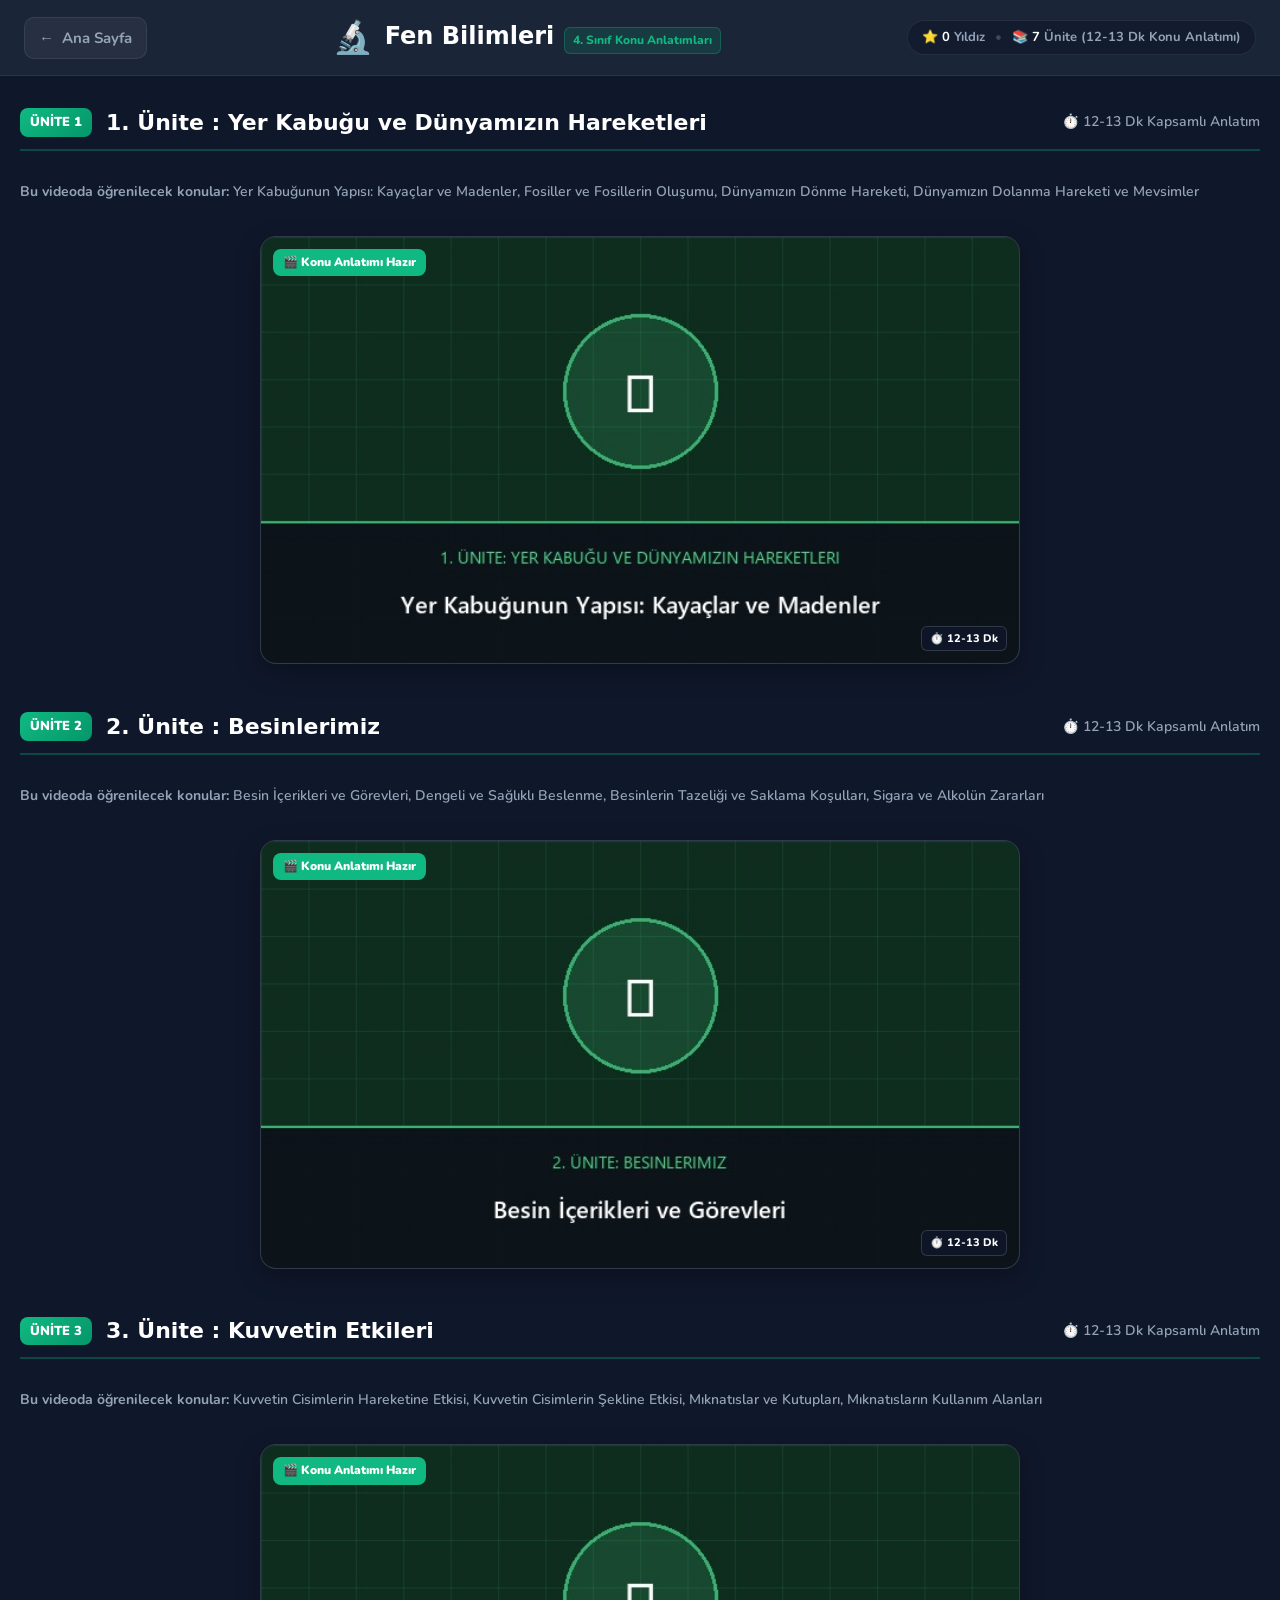
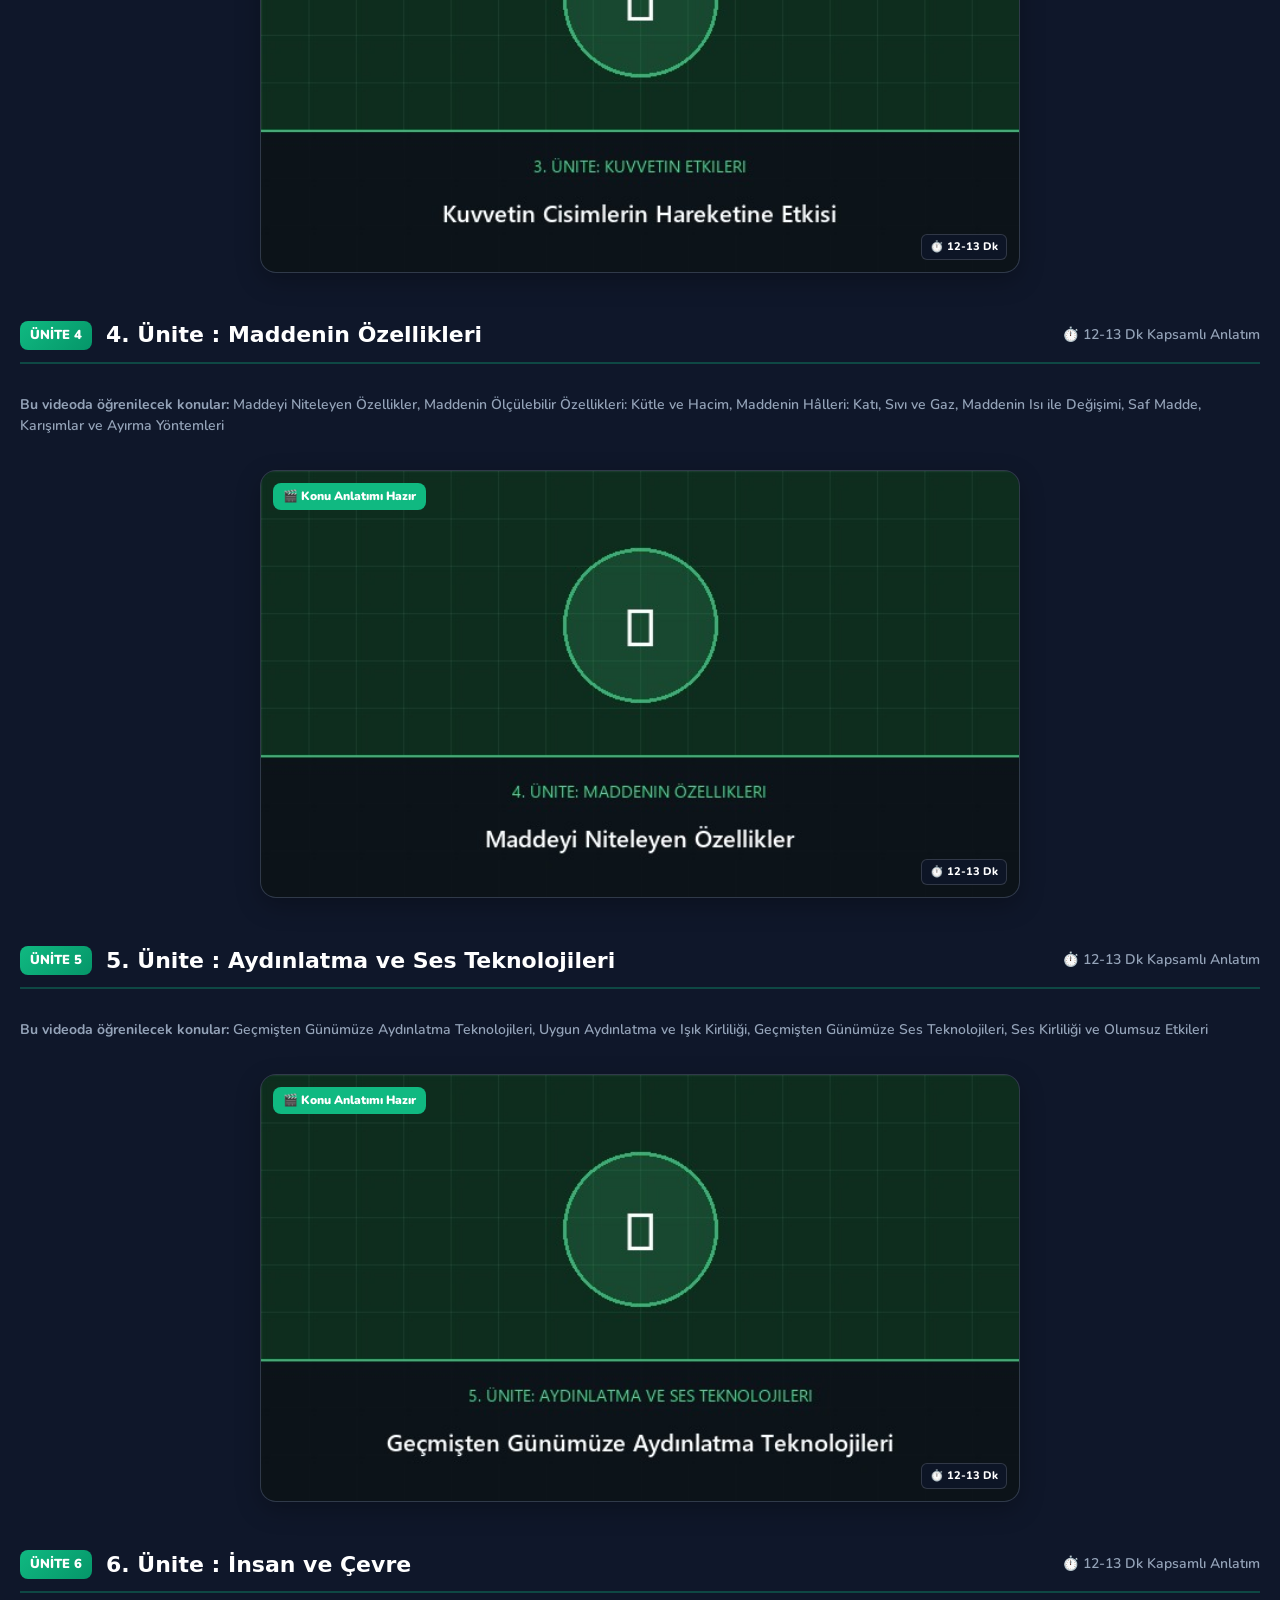
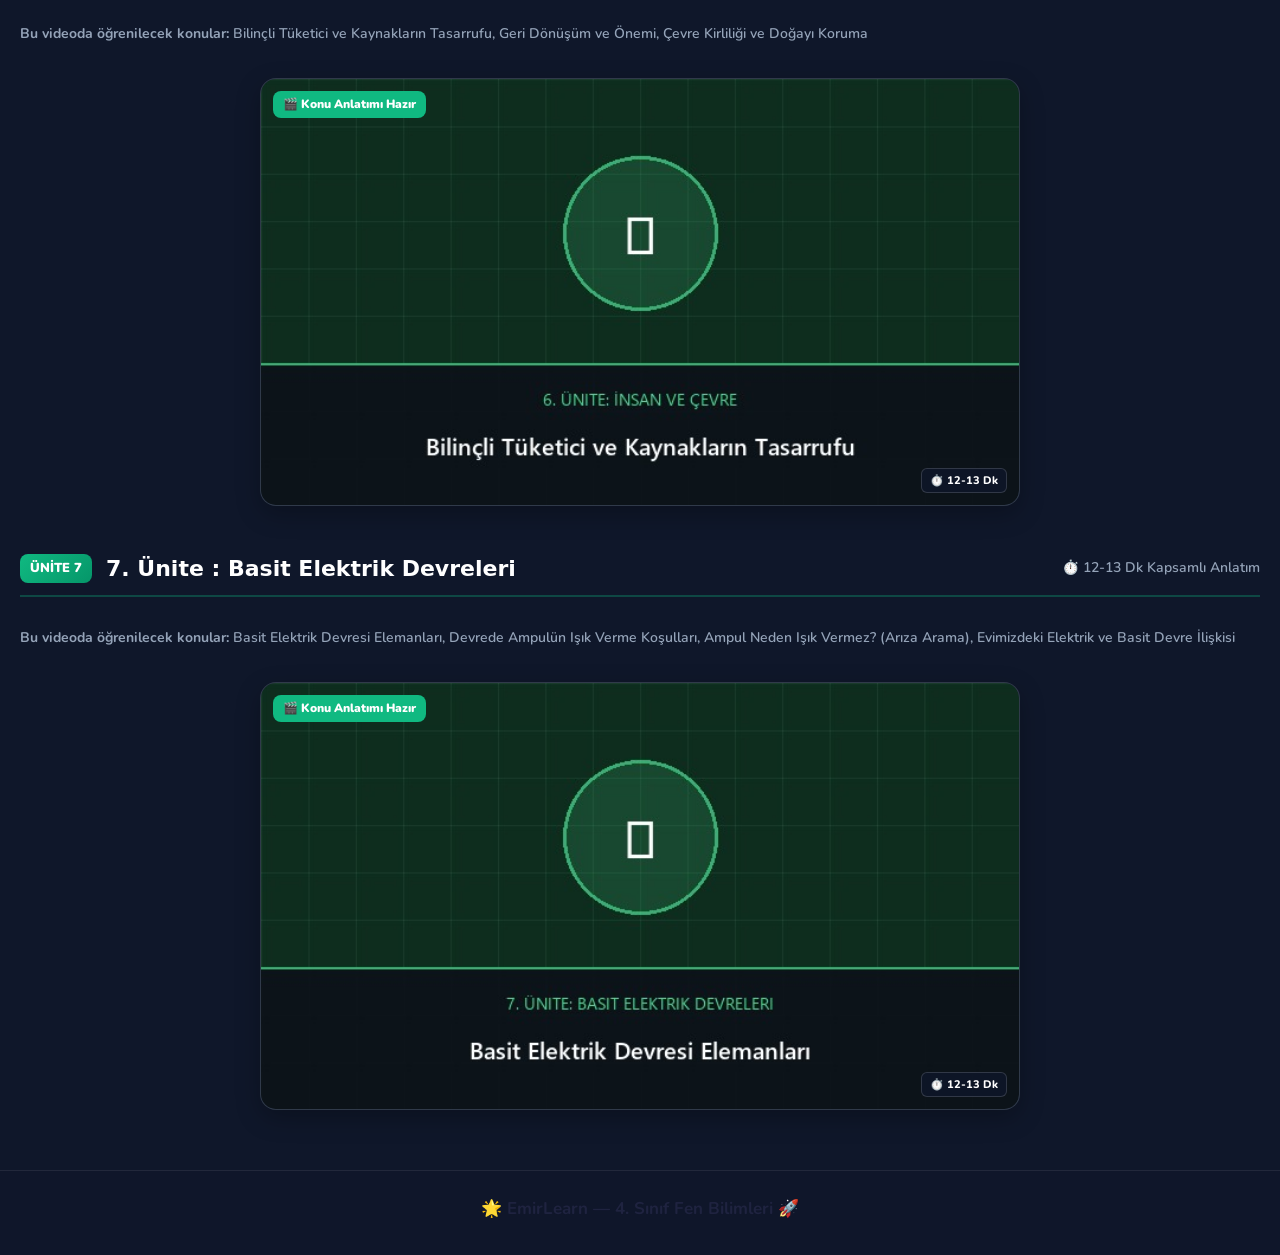
<file: fen/index.html>
<!DOCTYPE html>
<html lang="tr">
<head>
  <meta charset="UTF-8" />
  <meta name="viewport" content="width=device-width, initial-scale=1.0" />
  <title>Fen Bilimleri — 4. Sınıf | EmirLearn</title>
  <link rel="stylesheet" href="../style.css" />
  <link rel="stylesheet" href="fen.css" />
  <link href="https://fonts.googleapis.com/css2?family=Nunito:wght@400;600;700;800;900&display=swap" rel="stylesheet" />
</head>
<body class="clean-subject-page fen-theme">

  <!-- 1. SADE VE ŞIK ÜST HEADER (KALABALIKSIZ) -->
  <header class="clean-nav-header">
    <div class="clean-nav-inner">
      <a href="../index.html" class="clean-back-link" title="Ana Sayfaya Dön">
        <span class="back-icon">←</span>
        <span class="back-text">Ana Sayfa</span>
      </a>

      <div class="clean-title-center">
        <span class="subject-emoji">🔬</span>
        <div class="title-wrap">
          <h1 class="subject-main-heading">Fen Bilimleri</h1>
          <span class="grade-pill">4. Sınıf Konu Anlatımları</span>
        </div>
      </div>

      <div class="clean-stats-pill">
        <span class="stat-item">⭐ <strong id="headerStarCount">0</strong> Yıldız</span>
        <span class="stat-divider">•</span>
        <span class="stat-item">📚 <strong>7</strong> Ünite (12-13 Dk Konu Anlatımı)</span>
      </div>
    </div>
  </header>

  <!-- 2. ÜNİTELER VE KONULAR (1. ÜNİTE : KONUSU -> KONU İSMİ VE RESMİ) -->
  <main class="clean-content-wrapper">
    <div class="clean-container">
      <div id="unitsContainer" class="units-flow-container">
        <div class="clean-loading-box">
          <div class="spinner"></div>
          <p>Fen Bilimleri konuları yükleniyor...</p>
        </div>
      </div>
    </div>
  </main>

  <!-- 3. DİREKT VİDEO MODAL (TIKLAYINCA DİREKT AÇILIR & SAĞ ÜSTTE KIRMIZI ÇARPI) -->
  <div id="directVideoModal" class="video-cinema-backdrop" style="display:none;" onclick="handleModalBackdropClick(event)">
    <div class="video-cinema-container">
      <button class="red-cross-close-btn" onclick="closeDirectVideoModal()" title="Videoyu Kapat (ESC)" aria-label="Videoyu Kapat">
        ✕
      </button>

      <div class="cinema-header">
        <span class="cinema-unit-tag" id="cinemaUnitTag">1. Ünite</span>
        <h2 class="cinema-lesson-title" id="cinemaLessonTitle">Ders Videosu</h2>
      </div>

      <div class="cinema-player-area">
        <div class="video-aspect-box" id="cinemaVideoBox">
          <video id="modalVideoElement" controls playsinline preload="auto">
            <source id="modalVideoSource" src="" type="video/mp4" />
            Tarayıcınız video oynatmayı desteklemiyor.
          </video>
        </div>

        <div id="cinemaPendingBox" class="pending-notice-box" style="display:none;">
          <div class="pending-emoji">🎬</div>
          <h3>Bu konunun videosu hazırlanıyor!</h3>
          <p id="pendingText">Şimdilik bu konunun interaktif test sorularını çözebilir ve deneyleri keşfedebilirsin.</p>
        </div>
      </div>

      <div class="cinema-footer">
        <div class="cinema-footer-left">
          <span class="duration-badge" id="cinemaDurationBadge">⏱ — dk</span>
          <span class="desc-text" id="cinemaDescText">Konuyu keşfettikten sonra 5 soruluk test ile kendini dene!</span>
        </div>
        <div class="cinema-footer-right">
          <button class="go-test-button" id="cinemaGoTestBtn" onclick="goToCurrentQuiz()">
            <span>📝 Konu Testini Çöz (5 Soru)</span>
            <span class="arrow-icon">→</span>
          </button>
        </div>
      </div>
    </div>
  </div>

  <footer class="clean-footer">
    <p>🌟 EmirLearn — 4. Sınıf Fen Bilimleri 🚀</p>
  </footer>

  <script src="../data/fen-lessons-data.js"></script>
  <script src="fen-app.js"></script>
</body>
</html>
</file>
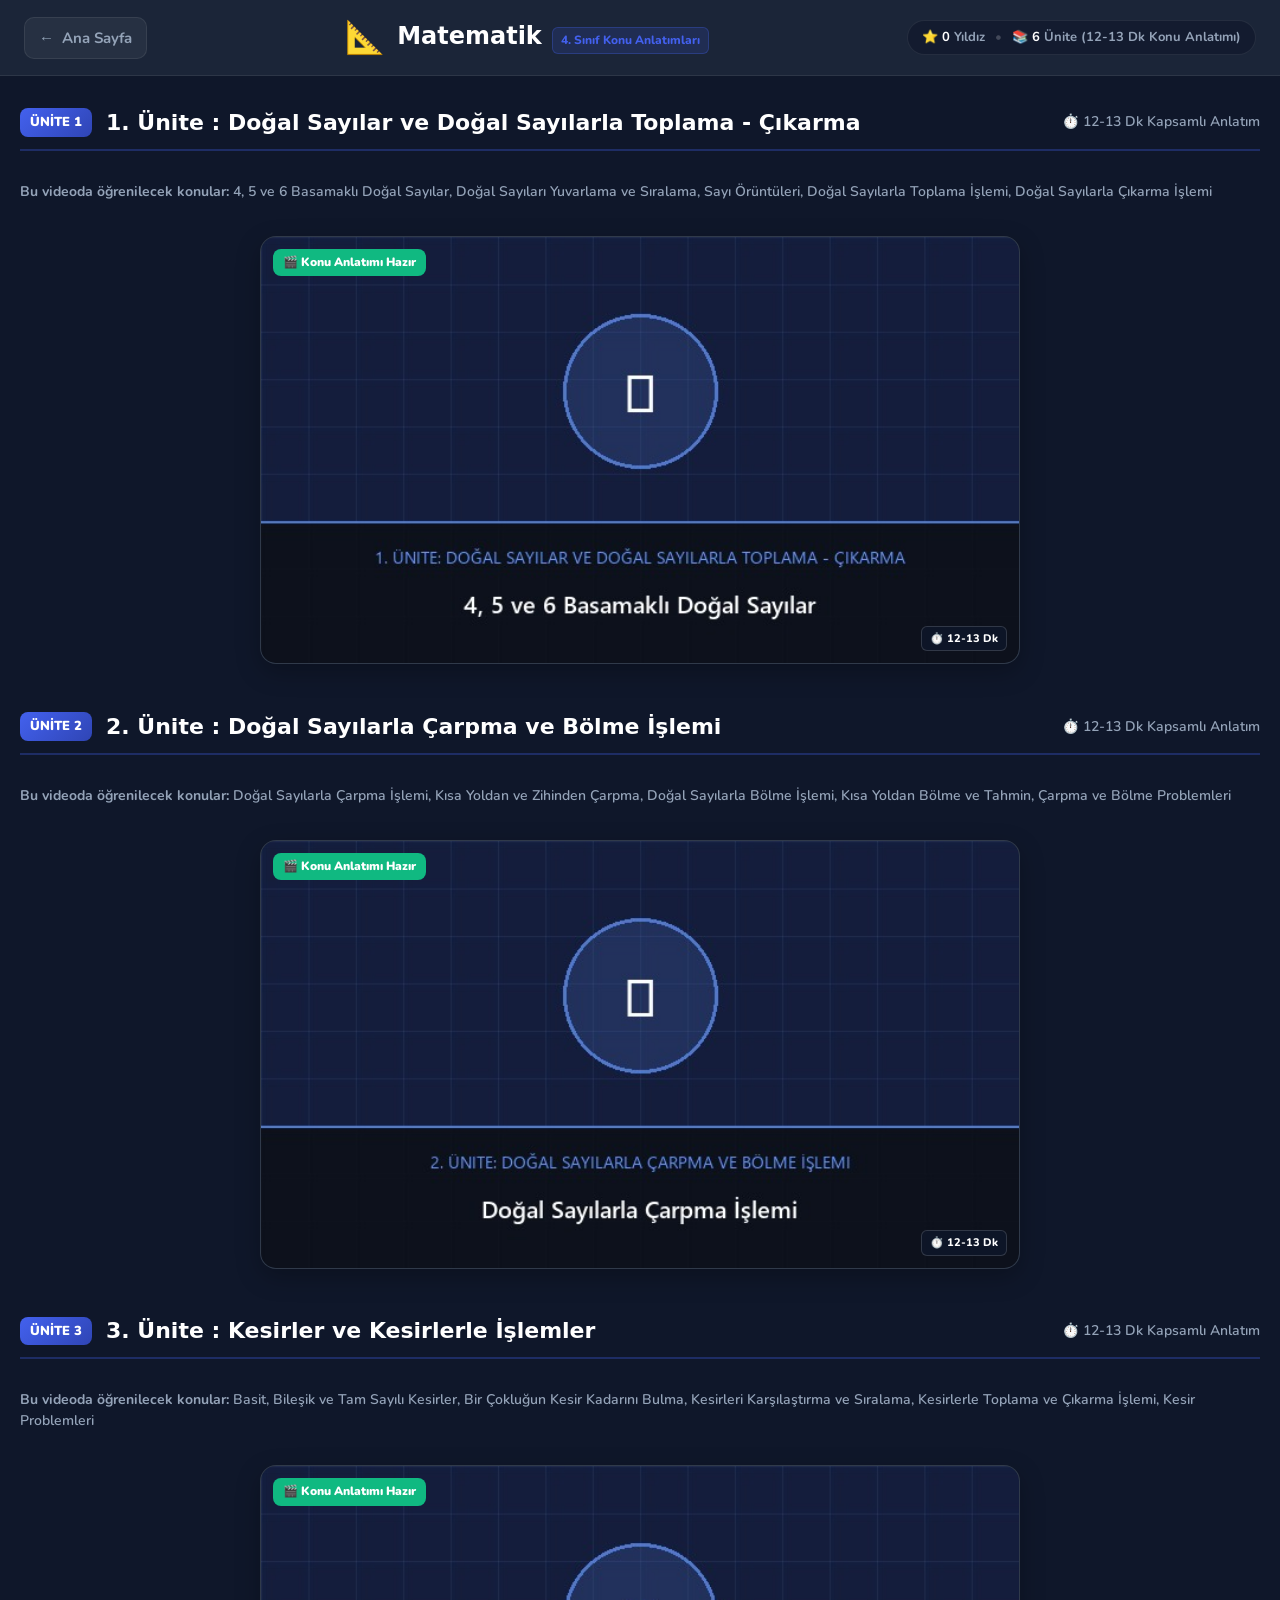
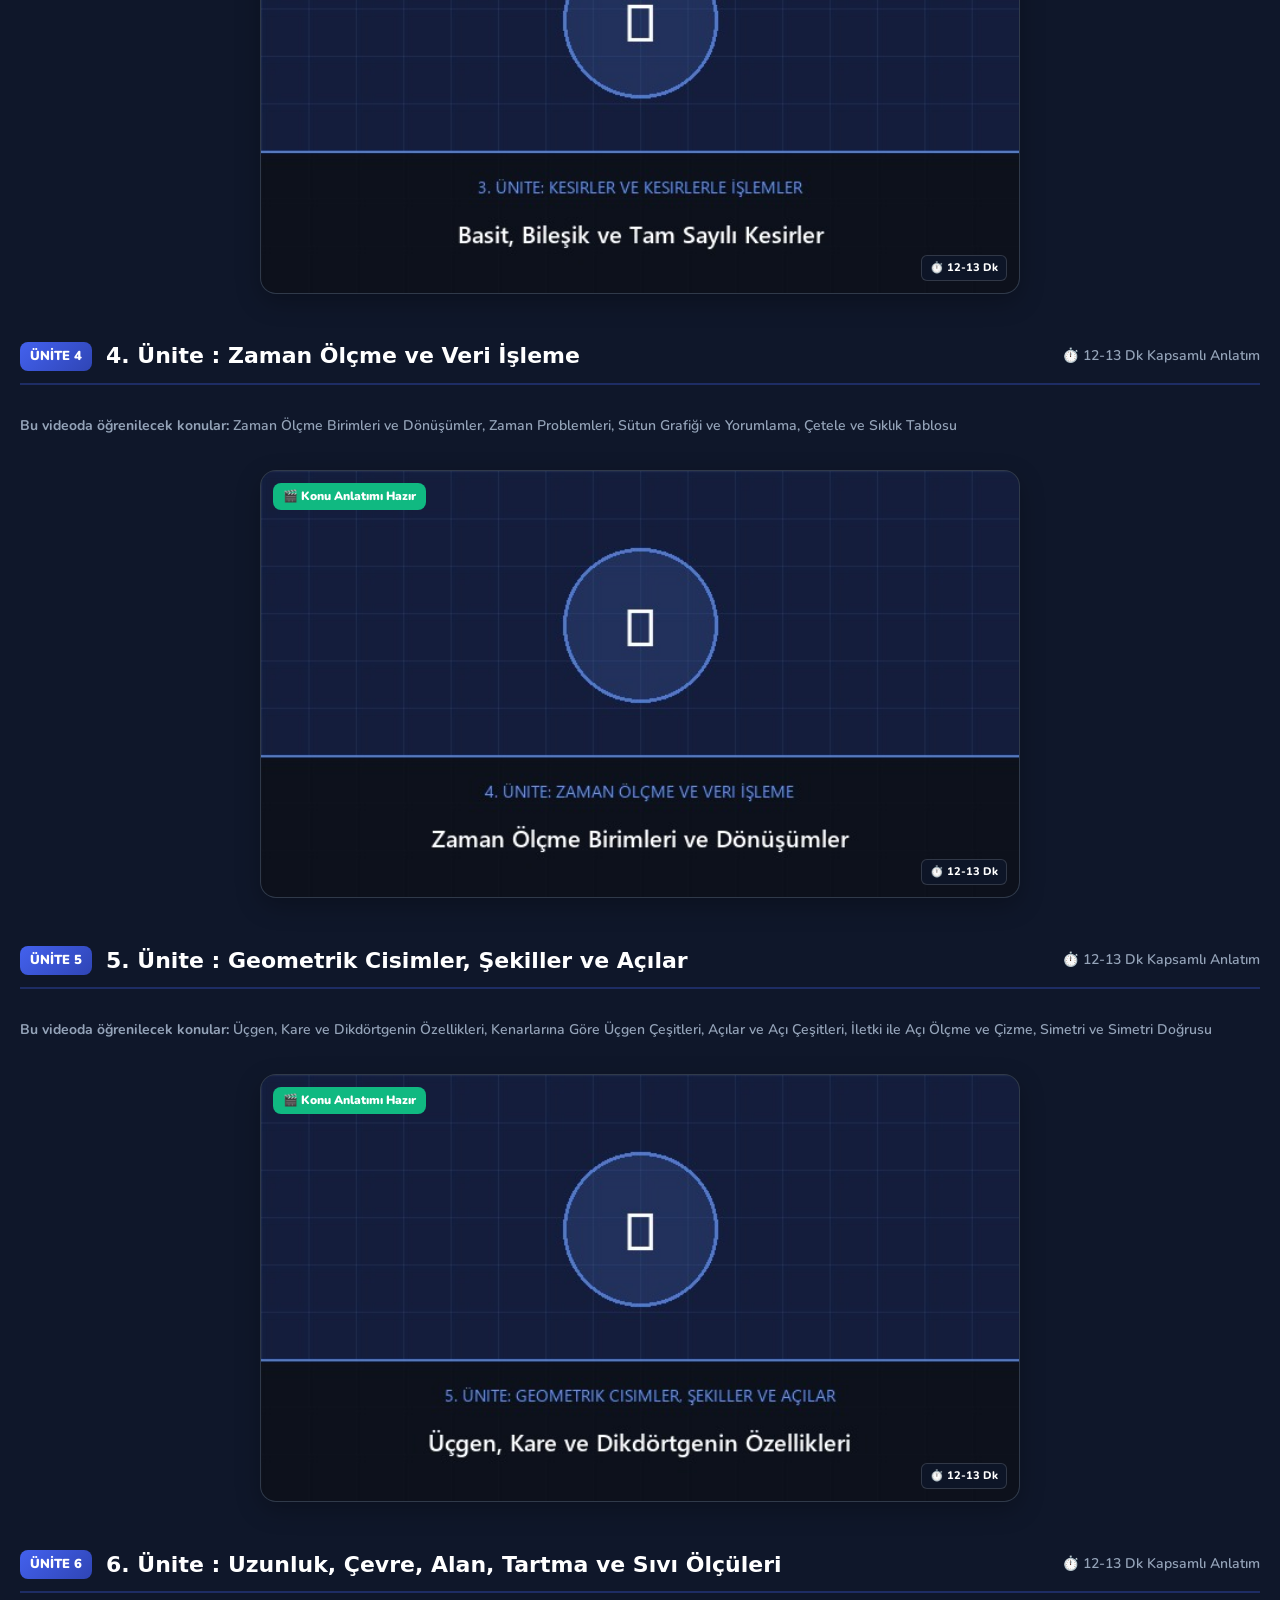
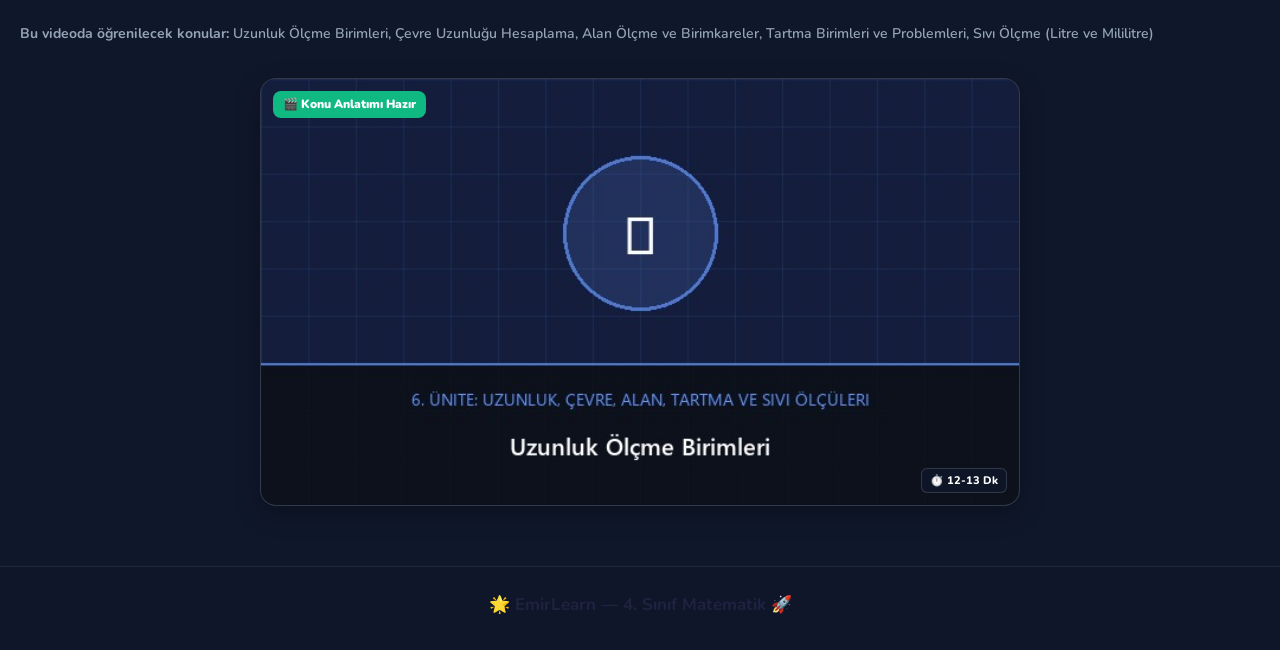
<file: matematik/index.html>
<!DOCTYPE html>
<html lang="tr">
<head>
  <meta charset="UTF-8" />
  <meta name="viewport" content="width=device-width, initial-scale=1.0" />
  <title>Matematik — 4. Sınıf | EmirLearn</title>
  <link rel="stylesheet" href="../style.css" />
  <link rel="stylesheet" href="matematik.css" />
  <link href="https://fonts.googleapis.com/css2?family=Nunito:wght@400;600;700;800;900&display=swap" rel="stylesheet" />
</head>
<body class="clean-subject-page matematik-theme">

  <!-- 1. SADE VE ŞIK ÜST HEADER (KALABALIKSIZ) -->
  <header class="clean-nav-header">
    <div class="clean-nav-inner">
      <a href="../index.html" class="clean-back-link" title="Ana Sayfaya Dön">
        <span class="back-icon">←</span>
        <span class="back-text">Ana Sayfa</span>
      </a>

      <div class="clean-title-center">
        <span class="subject-emoji">📐</span>
        <div class="title-wrap">
          <h1 class="subject-main-heading">Matematik</h1>
          <span class="grade-pill">4. Sınıf Konu Anlatımları</span>
        </div>
      </div>

      <div class="clean-stats-pill">
        <span class="stat-item">⭐ <strong id="headerStarCount">0</strong> Yıldız</span>
        <span class="stat-divider">•</span>
        <span class="stat-item">📚 <strong>6</strong> Ünite (12-13 Dk Konu Anlatımı)</span>
      </div>
    </div>
  </header>

  <!-- 2. ÜNİTELER VE KONULAR (1. ÜNİTE : KONUSU -> KONU İSMİ VE RESMİ) -->
  <main class="clean-content-wrapper">
    <div class="clean-container">
      <div id="unitsContainer" class="units-flow-container">
        <div class="clean-loading-box">
          <div class="spinner"></div>
          <p>Matematik konuları yükleniyor...</p>
        </div>
      </div>
    </div>
  </main>

  <!-- 3. DİREKT VİDEO MODAL (TIKLAYINCA DİREKT AÇILIR & SAĞ ÜSTTE KIRMIZI ÇARPI) -->
  <div id="directVideoModal" class="video-cinema-backdrop" style="display:none;" onclick="handleModalBackdropClick(event)">
    <div class="video-cinema-container">
      <button class="red-cross-close-btn" onclick="closeDirectVideoModal()" title="Videoyu Kapat (ESC)" aria-label="Videoyu Kapat">
        ✕
      </button>

      <div class="cinema-header">
        <span class="cinema-unit-tag" id="cinemaUnitTag">1. Ünite</span>
        <h2 class="cinema-lesson-title" id="cinemaLessonTitle">Ders Videosu</h2>
      </div>

      <div class="cinema-player-area">
        <div class="video-aspect-box" id="cinemaVideoBox">
          <video id="modalVideoElement" controls playsinline preload="auto">
            <source id="modalVideoSource" src="" type="video/mp4" />
            Tarayıcınız video oynatmayı desteklemiyor.
          </video>
        </div>

        <div id="cinemaPendingBox" class="pending-notice-box" style="display:none;">
          <div class="pending-emoji">🎬</div>
          <h3>Bu konunun videosu hazırlanıyor!</h3>
          <p id="pendingText">Şimdilik bu konunun 5 soruluk interaktif testini çözerek pratik yapabilirsin.</p>
        </div>
      </div>

      <div class="cinema-footer">
        <div class="cinema-footer-left">
          <span class="duration-badge" id="cinemaDurationBadge">⏱ — dk</span>
          <span class="desc-text" id="cinemaDescText">Konu testini çözerek bilgilerini pekiştir!</span>
        </div>
        <div class="cinema-footer-right">
          <button class="go-test-button" id="cinemaGoTestBtn" onclick="goToCurrentQuiz()">
            <span>📝 Konu Testini Çöz (5 Soru)</span>
            <span class="arrow-icon">→</span>
          </button>
        </div>
      </div>
    </div>
  </div>

  <footer class="clean-footer">
    <p>🌟 EmirLearn — 4. Sınıf Matematik 🚀</p>
  </footer>

  <script src="../data/matematik-lessons-data.js"></script>
  <script src="matematik-app.js"></script>
</body>
</html>
</file>
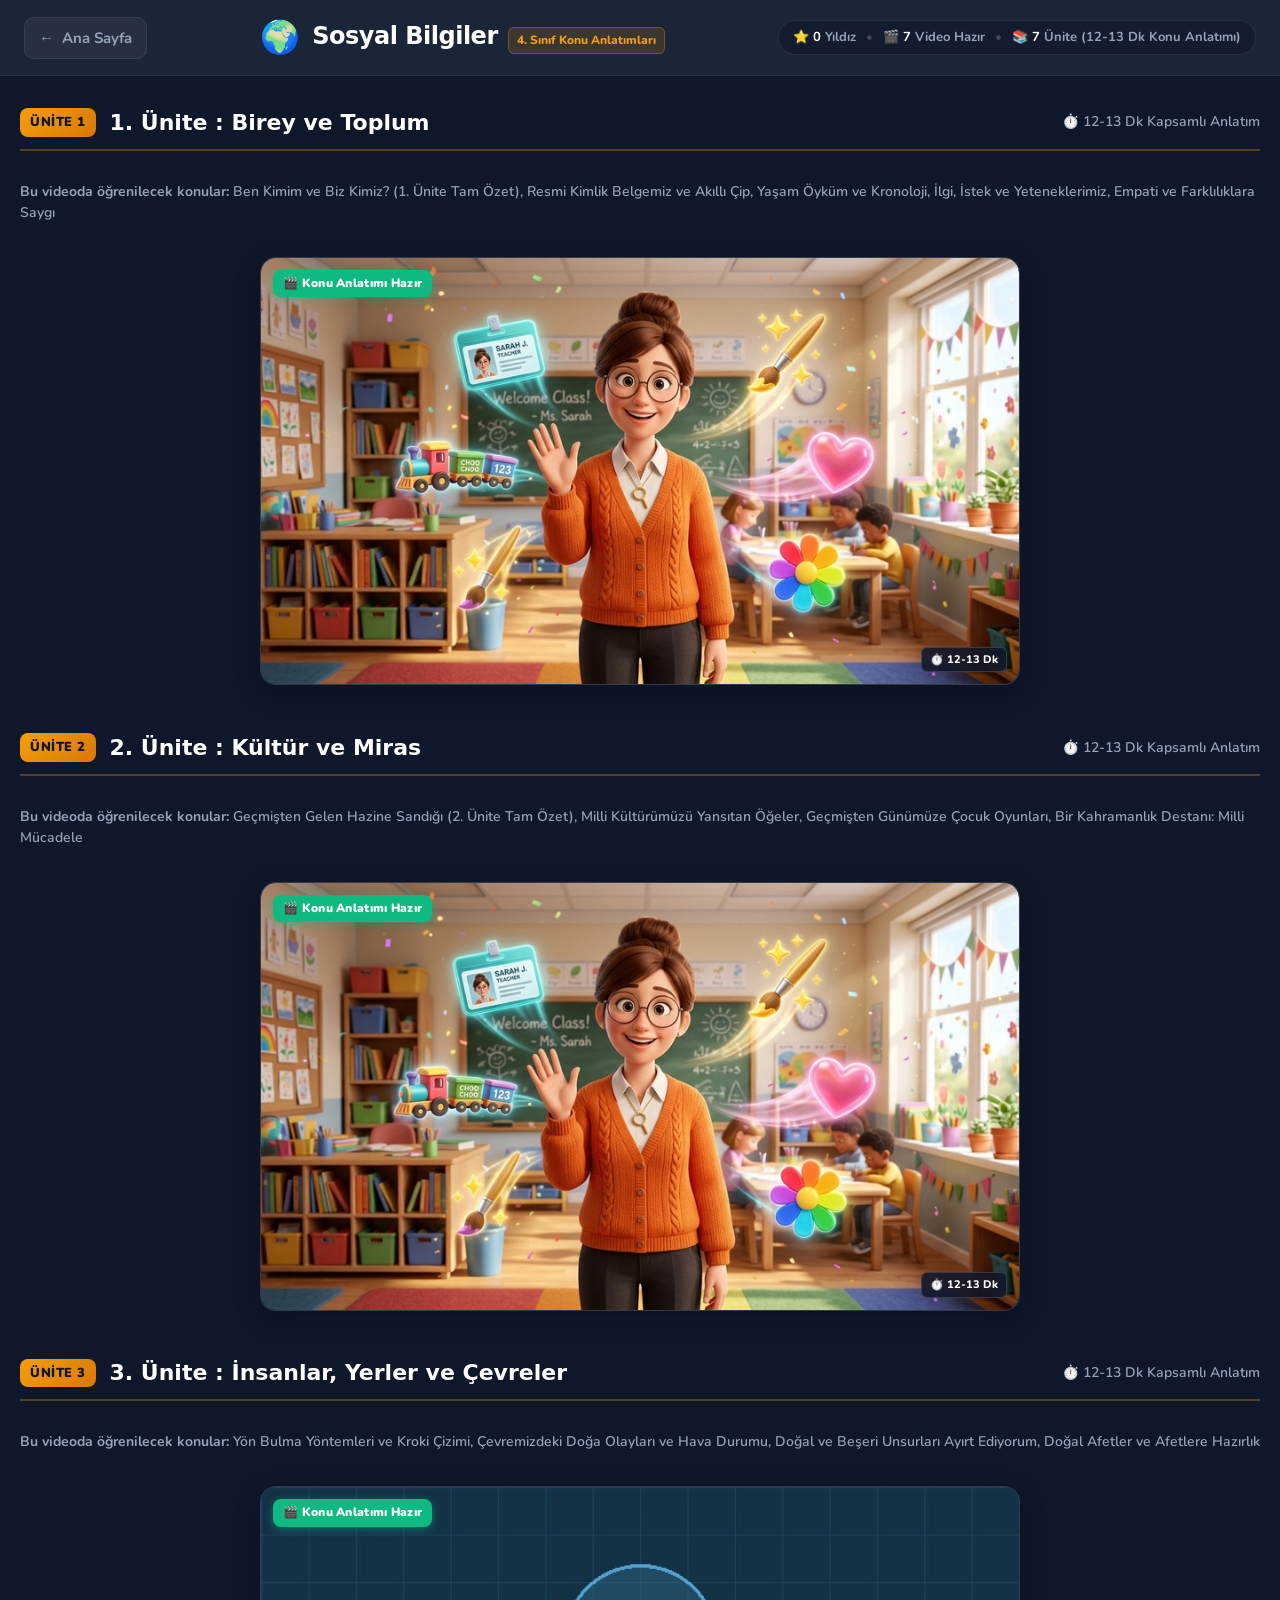
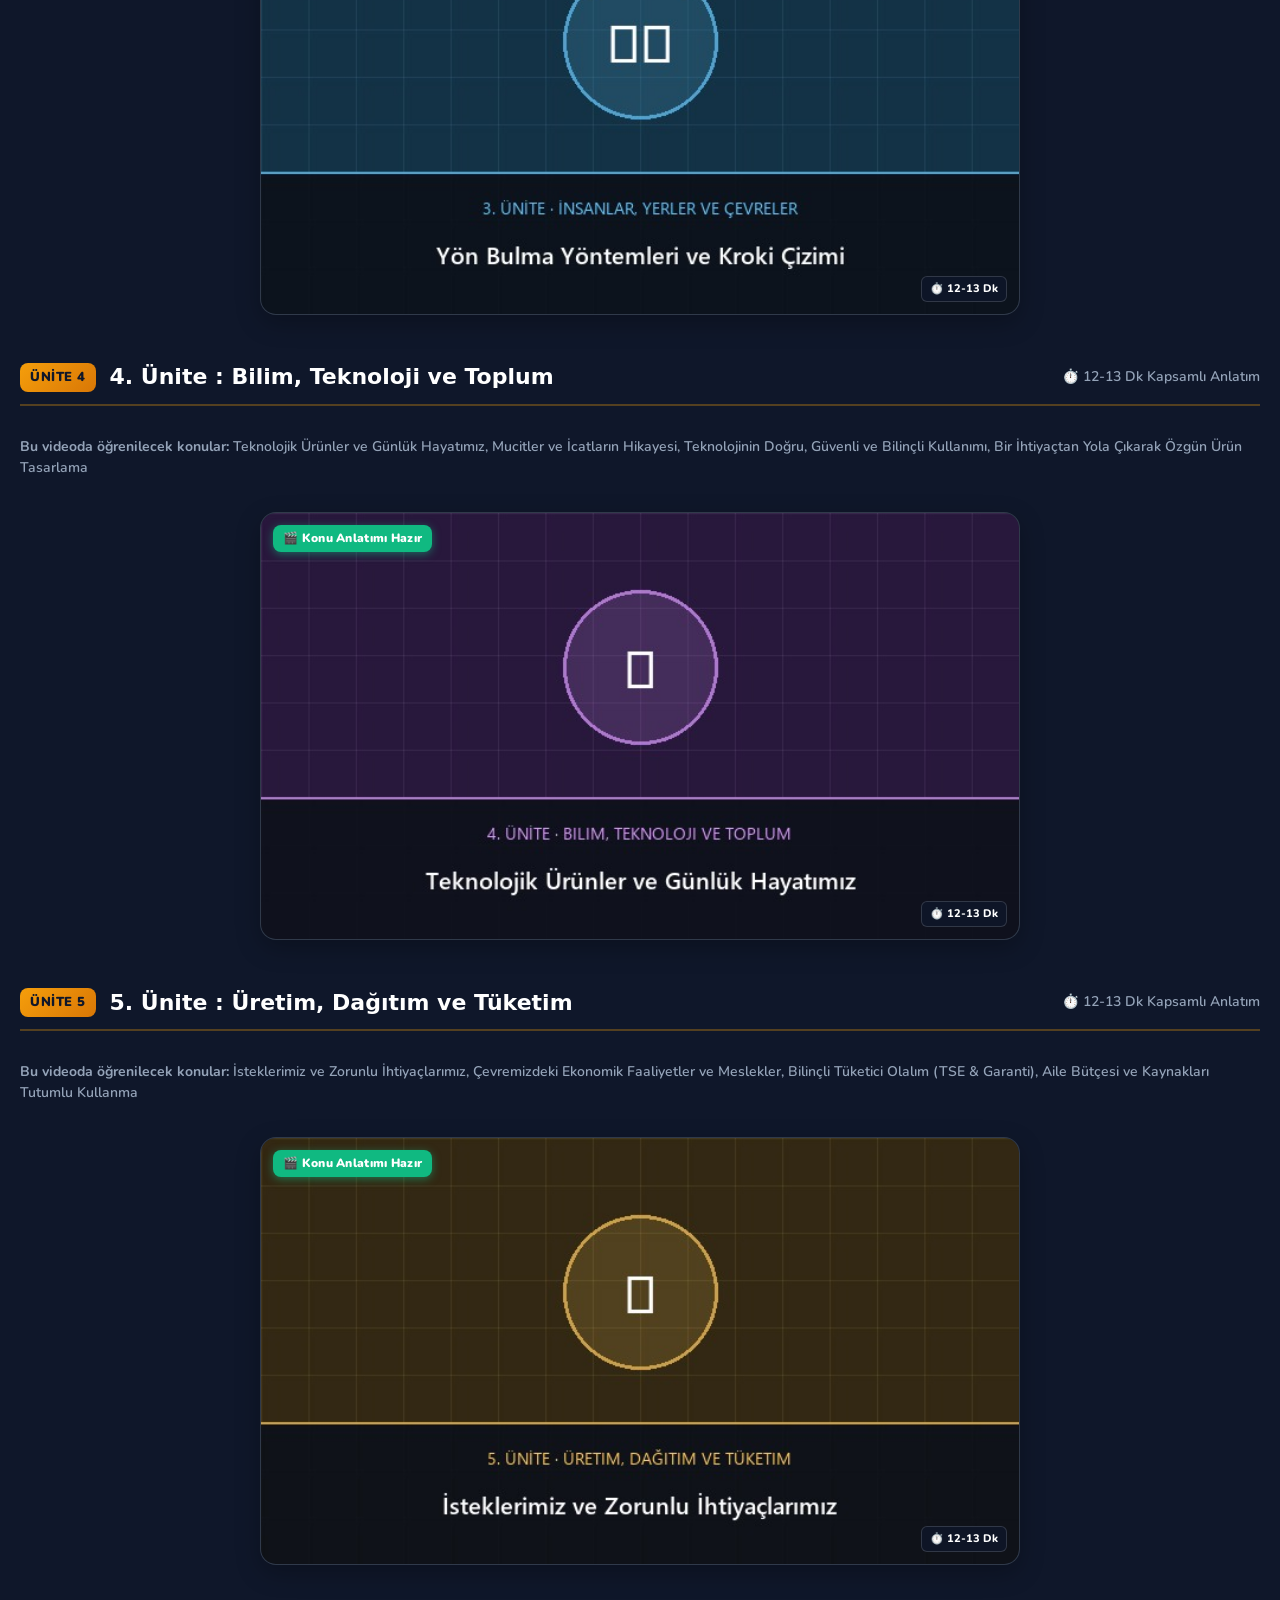
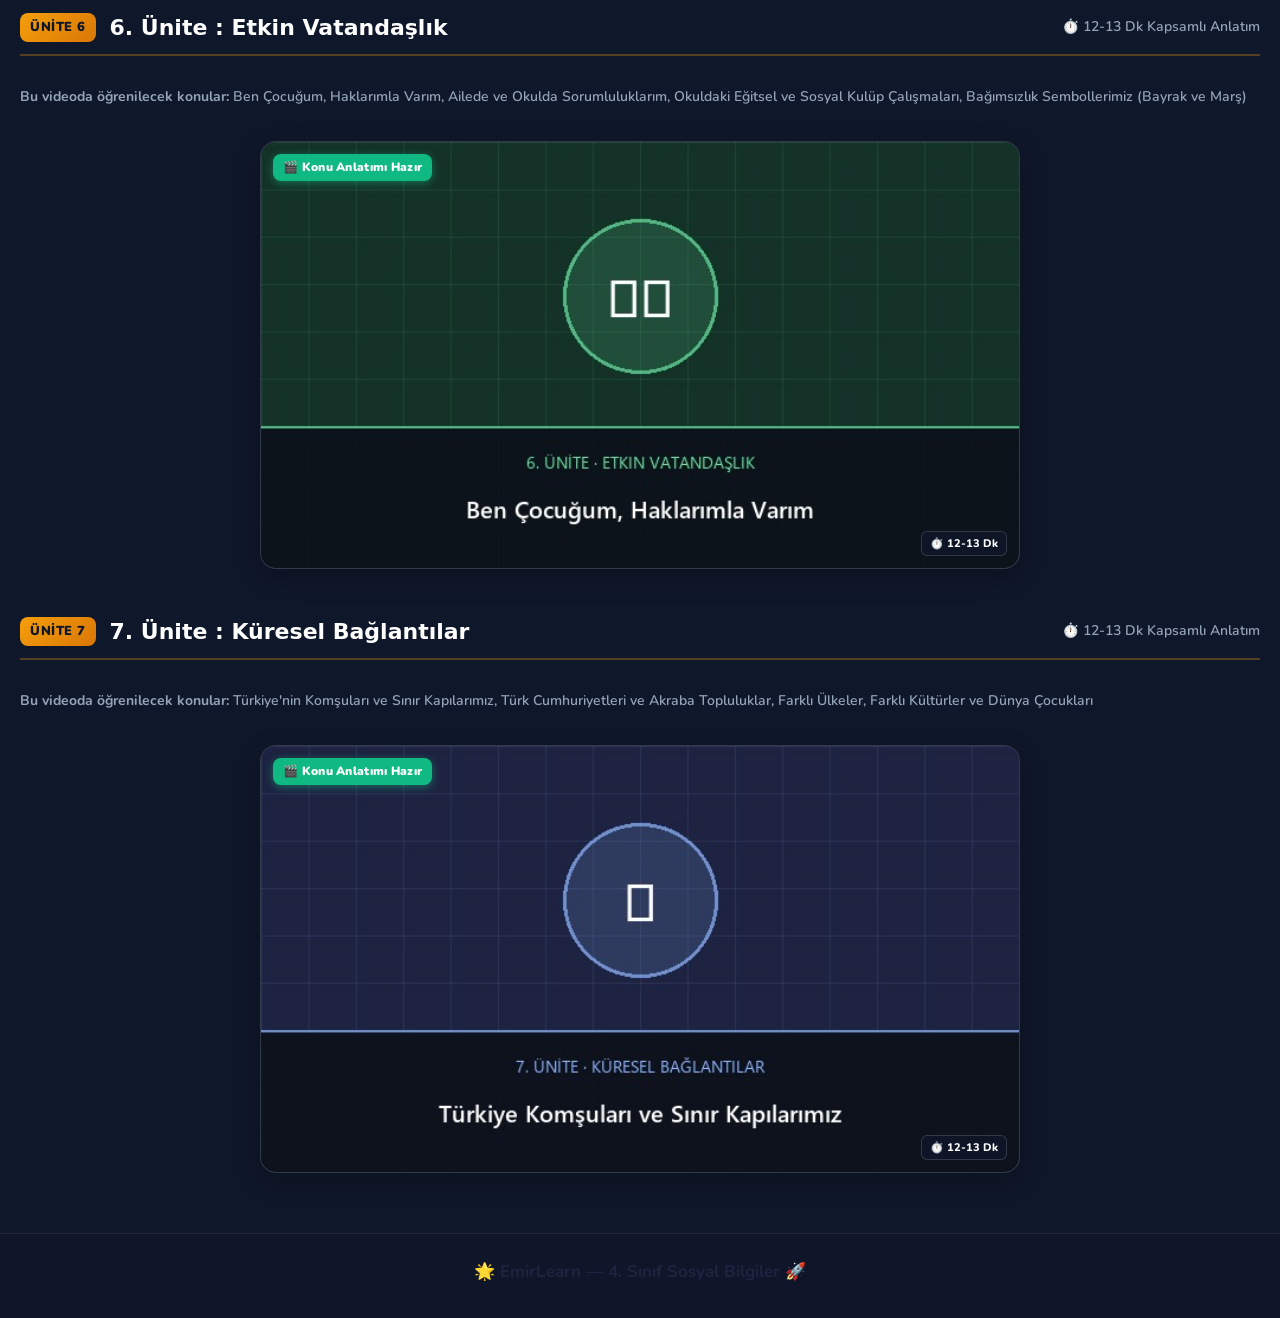
<file: sosyal/index.html>
<!DOCTYPE html>
<html lang="tr">
<head>
  <meta charset="UTF-8" />
  <meta name="viewport" content="width=device-width, initial-scale=1.0" />
  <title>Sosyal Bilgiler — 4. Sınıf | EmirLearn</title>
  <link rel="stylesheet" href="../style.css" />
  <link rel="stylesheet" href="sosyal.css" />
  <link href="https://fonts.googleapis.com/css2?family=Nunito:wght@400;600;700;800;900&display=swap" rel="stylesheet" />
</head>
<body class="sosyal-clean-page">

  <!-- 1. SADE VE ŞIK ÜST HEADER (KALABALIK OLMAYAN) -->
  <header class="clean-nav-header">
    <div class="clean-nav-inner">
      <a href="../index.html" class="clean-back-link" title="Ana Sayfaya Dön">
        <span class="back-icon">←</span>
        <span class="back-text">Ana Sayfa</span>
      </a>

      <div class="clean-title-center">
        <span class="subject-emoji">🌍</span>
        <div class="title-wrap">
          <h1 class="subject-main-heading">Sosyal Bilgiler</h1>
          <span class="grade-pill">4. Sınıf Konu Anlatımları</span>
        </div>
      </div>

      <div class="clean-stats-pill">
        <span class="stat-item">⭐ <strong id="headerStarCount">0</strong> Yıldız</span>
        <span class="stat-divider">•</span>
        <span class="stat-item">🎬 <strong>7</strong> Video Hazır</span>
        <span class="stat-divider">•</span>
        <span class="stat-item">📚 <strong>7</strong> Ünite (12-13 Dk Konu Anlatımı)</span>
      </div>
    </div>
  </header>

  <!-- 2. ÜNİTELER VE KONULAR (DERSİN ADI ALTINA 1. ÜNİTE : KONUSU, KONU İSMİ VE RESMİ) -->
  <main class="clean-content-wrapper">
    <div class="clean-container">
      <div id="unitsContainer" class="units-flow-container">
        <!-- JavaScript ile dinamik olarak render edilir -->
        <div class="clean-loading-box">
          <div class="spinner"></div>
          <p>Sosyal Bilgiler konuları yükleniyor...</p>
        </div>
      </div>
    </div>
  </main>

  <!-- 3. DİREKT VİDEO MODAL (TIKLAYINCA DİREKT AÇILIR & SAĞ ÜSTTE KIRMIZI ÇARPI) -->
  <div id="directVideoModal" class="video-cinema-backdrop" style="display:none;" onclick="handleModalBackdropClick(event)">
    <div class="video-cinema-container">
      <!-- SAĞ ÜST KÖŞEDEKİ KIRMIZI ÇARPI BUTONU -->
      <button class="red-cross-close-btn" onclick="closeDirectVideoModal()" title="Videoyu Kapat (ESC)" aria-label="Videoyu Kapat">
        ✕
      </button>

      <!-- Video Modal Başlığı -->
      <div class="cinema-header">
        <span class="cinema-unit-tag" id="cinemaUnitTag">1. Ünite</span>
        <h2 class="cinema-lesson-title" id="cinemaLessonTitle">Ders Videosu</h2>
      </div>

      <!-- Video Oynatıcı Alanı -->
      <div class="cinema-player-area">
        <div class="video-aspect-box" id="cinemaVideoBox">
          <video id="modalVideoElement" controls playsinline preload="auto">
            <source id="modalVideoSource" src="" type="video/mp4" />
            Tarayıcınız video oynatmayı desteklemiyor.
          </video>
        </div>

        <!-- Video henüz hazır değilse gösterilen bildirim -->
        <div id="cinemaPendingBox" class="pending-notice-box" style="display:none;">
          <div class="pending-emoji">🎬</div>
          <h3>Bu konunun videosu hazırlanıyor!</h3>
          <p id="pendingText">Şimdilik bu konunun interaktif test sorularını çözebilir ya da hazır olan ünite özet videolarını izleyebilirsin.</p>
        </div>
      </div>

      <!-- Video Modal Alt Çubuğu -->
      <div class="cinema-footer">
        <div class="cinema-footer-left">
          <span class="duration-badge" id="cinemaDurationBadge">⏱ — dk</span>
          <span class="desc-text" id="cinemaDescText">Konuyu izledikten sonra 5 soruluk interaktif test ile kendini dene!</span>
        </div>
        <div class="cinema-footer-right">
          <button class="go-test-button" id="cinemaGoTestBtn" onclick="goToCurrentQuiz()">
            <span>📝 Konu Testini Çöz (5 Soru)</span>
            <span class="arrow-icon">→</span>
          </button>
        </div>
      </div>
    </div>
  </div>

  <footer class="clean-footer">
    <p>🌟 EmirLearn — 4. Sınıf Sosyal Bilgiler 🚀</p>
  </footer>

  <script src="../data/sosyal-lessons-data.js"></script>
  <script src="sosyal-app.js"></script>
</body>
</html>
</file>
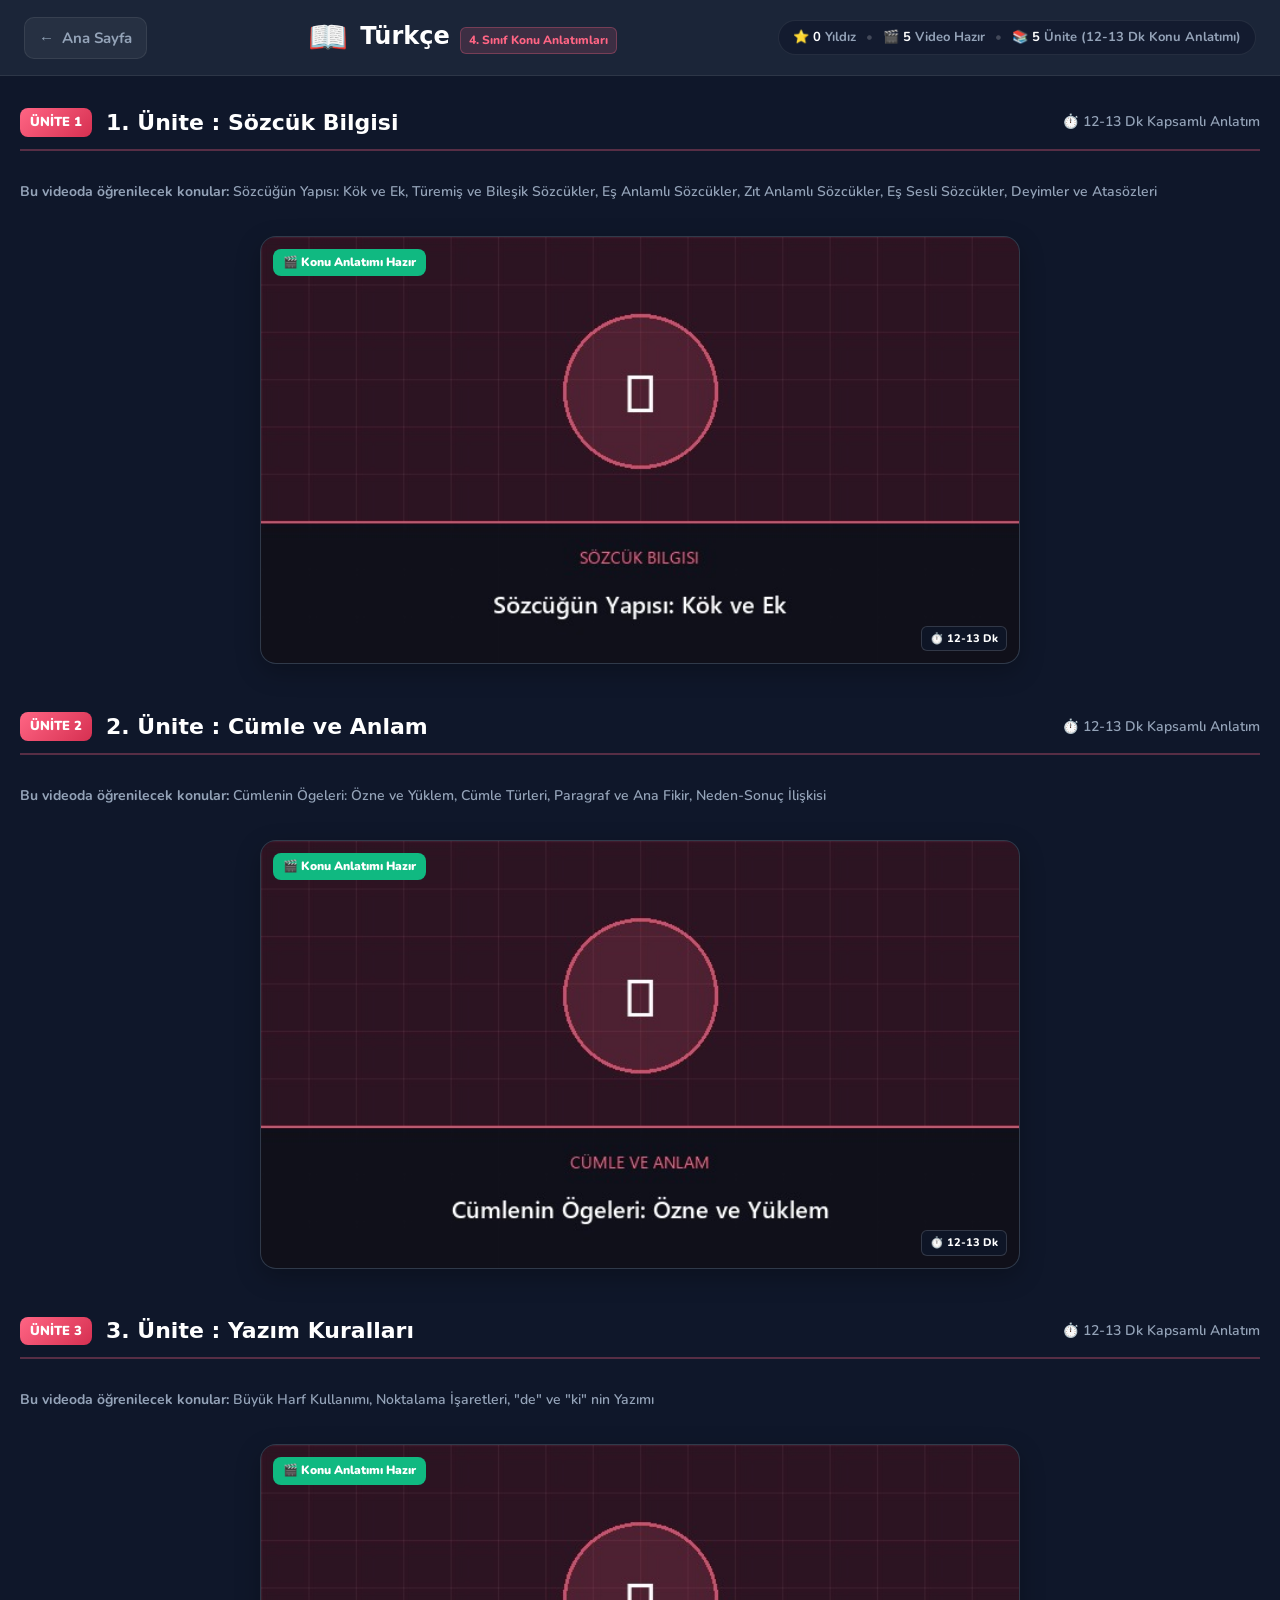
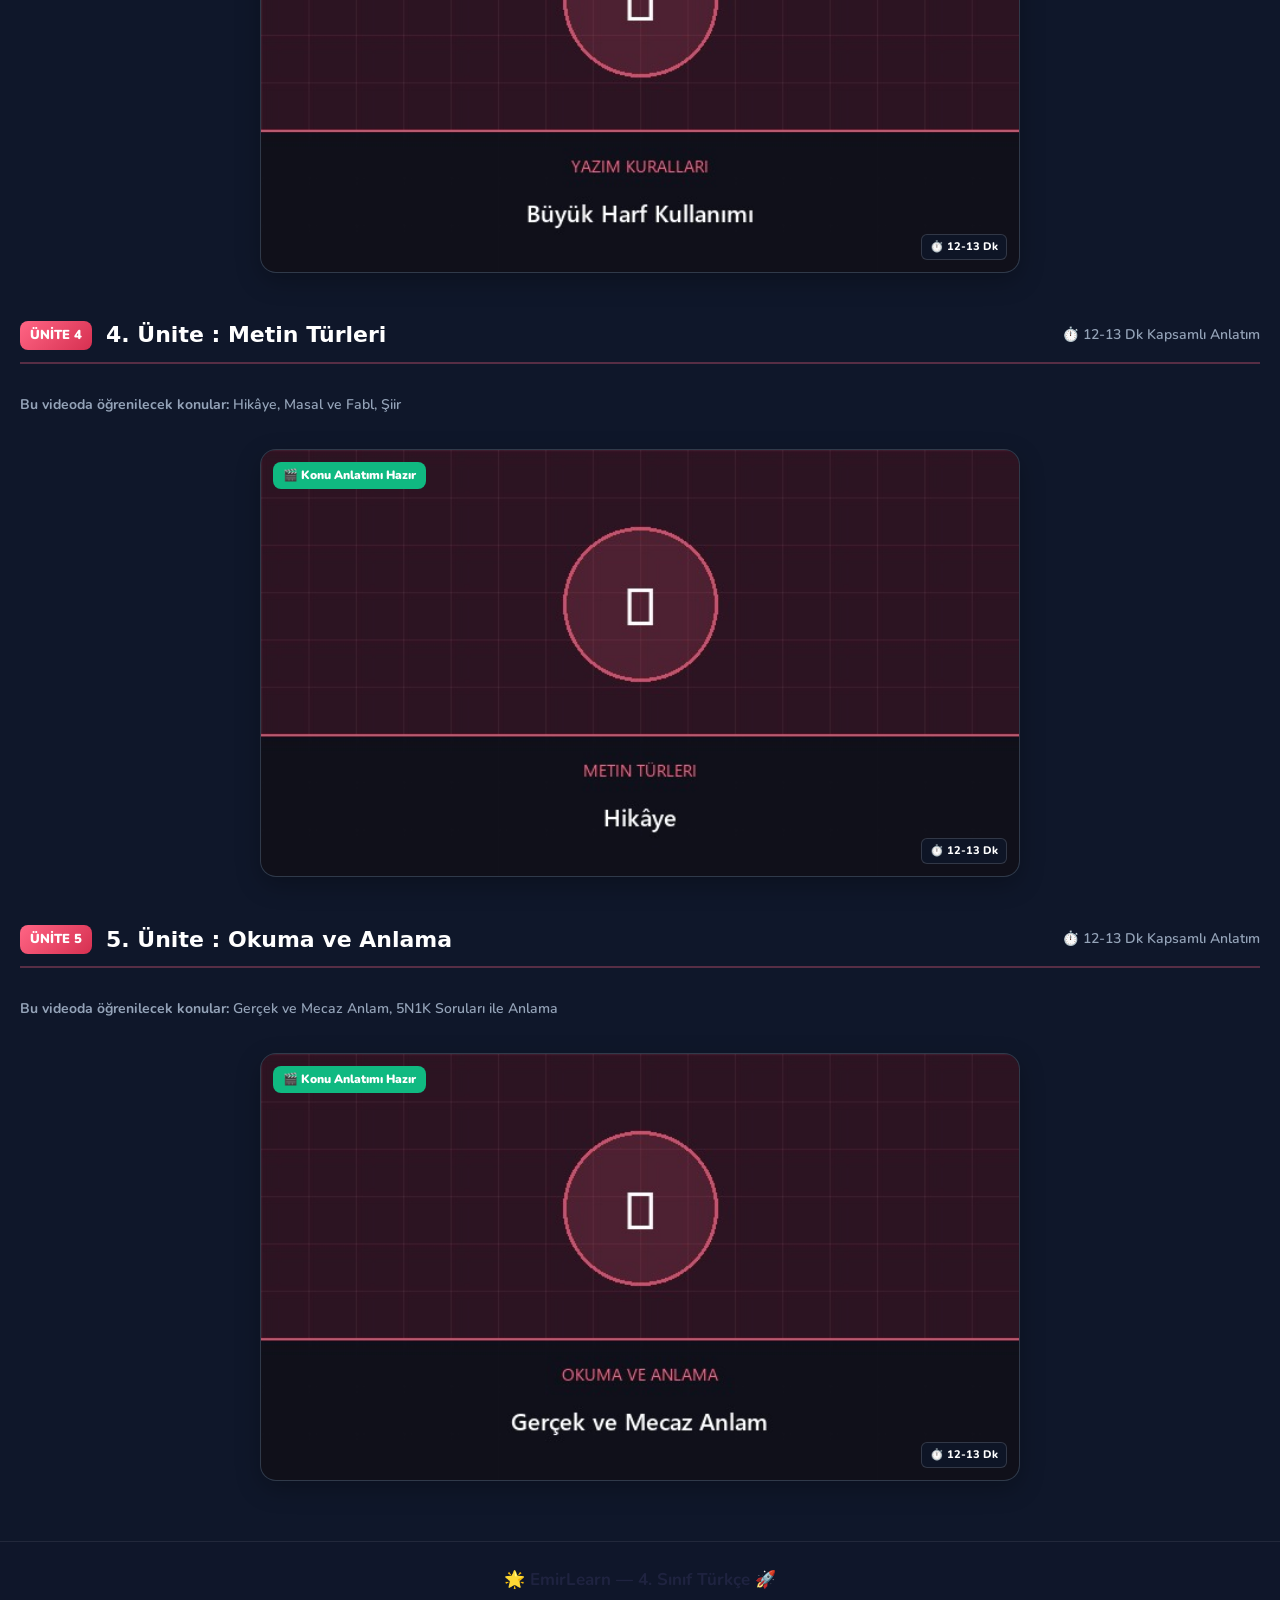
<file: turkce/index.html>
<!DOCTYPE html>
<html lang="tr">
<head>
  <meta charset="UTF-8" />
  <meta name="viewport" content="width=device-width, initial-scale=1.0" />
  <title>Türkçe — 4. Sınıf | EmirLearn</title>
  <link rel="stylesheet" href="../style.css" />
  <link rel="stylesheet" href="turkce.css" />
  <link href="https://fonts.googleapis.com/css2?family=Nunito:wght@400;600;700;800;900&display=swap" rel="stylesheet" />
</head>
<body class="clean-subject-page turkce-theme">

  <!-- 1. SADE VE ŞIK ÜST HEADER (KALABALIKSIZ) -->
  <header class="clean-nav-header">
    <div class="clean-nav-inner">
      <a href="../index.html" class="clean-back-link" title="Ana Sayfaya Dön">
        <span class="back-icon">←</span>
        <span class="back-text">Ana Sayfa</span>
      </a>

      <div class="clean-title-center">
        <span class="subject-emoji">📖</span>
        <div class="title-wrap">
          <h1 class="subject-main-heading">Türkçe</h1>
          <span class="grade-pill">4. Sınıf Konu Anlatımları</span>
        </div>
      </div>

      <div class="clean-stats-pill">
        <span class="stat-item">⭐ <strong id="headerStarCount">0</strong> Yıldız</span>
        <span class="stat-divider">•</span>
        <span class="stat-item">🎬 <strong>5</strong> Video Hazır</span>
        <span class="stat-divider">•</span>
        <span class="stat-item">📚 <strong>5</strong> Ünite (12-13 Dk Konu Anlatımı)</span>
      </div>
    </div>
  </header>

  <!-- 2. ÜNİTELER VE KONULAR (1. ÜNİTE : KONUSU -> KONU İSMİ VE RESMİ) -->
  <main class="clean-content-wrapper">
    <div class="clean-container">
      <div id="unitsContainer" class="units-flow-container">
        <div class="clean-loading-box">
          <div class="spinner"></div>
          <p>Türkçe konuları yükleniyor...</p>
        </div>
      </div>
    </div>
  </main>

  <!-- 3. DİREKT VİDEO MODAL (TIKLAYINCA DİREKT AÇILIR & SAĞ ÜSTTE KIRMIZI ÇARPI) -->
  <div id="directVideoModal" class="video-cinema-backdrop" style="display:none;" onclick="handleModalBackdropClick(event)">
    <div class="video-cinema-container">
      <button class="red-cross-close-btn" onclick="closeDirectVideoModal()" title="Videoyu Kapat (ESC)" aria-label="Videoyu Kapat">
        ✕
      </button>

      <div class="cinema-header">
        <span class="cinema-unit-tag" id="cinemaUnitTag">1. Ünite</span>
        <h2 class="cinema-lesson-title" id="cinemaLessonTitle">Ders Videosu</h2>
      </div>

      <div class="cinema-player-area">
        <div class="video-aspect-box" id="cinemaVideoBox">
          <video id="modalVideoElement" controls playsinline preload="auto">
            <source id="modalVideoSource" src="" type="video/mp4" />
            Tarayıcınız video oynatmayı desteklemiyor.
          </video>
        </div>

        <div id="cinemaPendingBox" class="pending-notice-box" style="display:none;">
          <div class="pending-emoji">🎬</div>
          <h3>Bu konunun videosu hazırlanıyor!</h3>
          <p id="pendingText">Şimdilik bu konunun test sorularını çözebilir ya da hazır olan konu videolarını izleyebilirsin.</p>
        </div>
      </div>

      <div class="cinema-footer">
        <div class="cinema-footer-left">
          <span class="duration-badge" id="cinemaDurationBadge">⏱ — dk</span>
          <span class="desc-text" id="cinemaDescText">Videoyu izledikten sonra 5 soruluk test ile kendini dene!</span>
        </div>
        <div class="cinema-footer-right">
          <button class="go-test-button" id="cinemaGoTestBtn" onclick="goToCurrentQuiz()">
            <span>📝 Konu Testini Çöz (5 Soru)</span>
            <span class="arrow-icon">→</span>
          </button>
        </div>
      </div>
    </div>
  </div>

  <footer class="clean-footer">
    <p>🌟 EmirLearn — 4. Sınıf Türkçe 🚀</p>
  </footer>

  <script src="../data/turkce-lessons-data.js"></script>
  <script src="turkce-app.js"></script>
</body>
</html>
</file>
<file: style.css>
/* ==========================================================================
   EmirLearn — 4. Sınıf Türkçe Çocuk Eğitim Platformu Tasarım Sistemi
   Tasarım Değişkenleri, Tipografi, Bileşenler, Modüller ve PWA Stilleri
   ========================================================================== */

/* --------------------------------------------------------------------------
   1. CSS DEĞİŞKENLERİ (:root) & TEMALAR
   -------------------------------------------------------------------------- */
:root {
  /* Marka Renkleri */
  --marka: #7C3AED;
  --marka-koyu: #5B21B6;
  --marka-acik: #F1E8FF;
  --marka-gradyan: linear-gradient(135deg, #7C3AED, #EC4899);

  /* Zemin ve Metin Renkleri */
  --zemin: #F3F5FF;
  --kart: #FFFFFF;
  --metin: #1F2340;
  --metin-ikincil: #5B6280;
  --cizgi: #E3E7F5;

  /* Sabit Ders Renkleri (Varsayılan: Sosyal) */
  --ders-ana: #FF9F1C;
  --ders-koyu: #B45309;
  --ders-acik: #FFF3E0;

  /* Durum Renkleri */
  --basari: #16A34A;
  --yumusak-hata: #FB7185;
  --altin: #FFC83D;

  /* Ölçüler & Köşe Yuvarlaklıkları */
  --r-sm: 12px;
  --r-md: 20px;
  --r-lg: 28px;
  --r-full: 999px;

  /* Boşluk Ölçeği */
  --s-4: 4px;
  --s-8: 8px;
  --s-12: 12px;
  --s-16: 16px;
  --s-24: 24px;
  --s-32: 32px;
  --s-48: 48px;

  /* Yumuşak Renkli Gölgeler */
  --golge-sm: 0 4px 12px rgba(124, 58, 237, 0.08);
  --golge-md: 0 8px 24px rgba(124, 58, 237, 0.12);
  --golge-lg: 0 16px 40px rgba(124, 58, 237, 0.18);
  --golge-kart: 0 6px 20px rgba(31, 35, 64, 0.06);

  /* Geçişler */
  --gecis-hizli: 150ms ease;
  --gecis-normal: 250ms cubic-bezier(0.4, 0, 0.2, 1);

  /* Tipografi */
  --font-baslik: 'Baloo 2', ui-rounded, 'Segoe UI', system-ui, -apple-system, sans-serif;
  --font-govde: 'Nunito', ui-rounded, 'Segoe UI', system-ui, -apple-system, sans-serif;
}

/* Ders Teması Özelleştirmeleri (data-ders özniteliği) */
[data-ders="sosyal"],
.ders-tema-sosyal {
  --ders-ana: #FF9F1C;
  --ders-koyu: #B45309;
  --ders-acik: #FFF3E0;
}

[data-ders="turkce"],
.ders-tema-turkce {
  --ders-ana: #F43F5E;
  --ders-koyu: #BE123C;
  --ders-acik: #FFE4E9;
}

[data-ders="matematik"],
.ders-tema-matematik {
  --ders-ana: #3B82F6;
  --ders-koyu: #1D4ED8;
  --ders-acik: #E0EDFF;
}

[data-ders="fen"],
.ders-tema-fen {
  --ders-ana: #10B981;
  --ders-koyu: #047857;
  --ders-acik: #DDF8EC;
}

/* --------------------------------------------------------------------------
   2. TEMEL SIFIRLAMA & TİPOGRAFİ
   -------------------------------------------------------------------------- */
*, *::before, *::after {
  box-sizing: border-box;
  margin: 0;
  padding: 0;
}

html {
  font-size: 17px;
  scroll-behavior: smooth;
  -webkit-text-size-adjust: 100%;
}

body {
  font-family: var(--font-govde);
  font-size: 1rem;
  line-height: 1.6;
  color: var(--metin);
  background-color: var(--zemin);
  min-height: 100vh;
  display: flex;
  flex-direction: column;
  overflow-x: hidden;
}

h1, h2, h3, h4, h5, h6 {
  font-family: var(--font-baslik);
  font-weight: 700;
  line-height: 1.25;
  color: var(--metin);
}

h1 { font-size: 40px; }
h2 { font-size: 30px; }
h3 { font-size: 22px; }
h4 { font-size: 18px; }

p {
  margin-bottom: var(--s-8);
  font-size: 1rem;
  color: var(--metin);
}

a {
  color: var(--marka);
  text-decoration: none;
  transition: color var(--gecis-hizli);
}

img, video {
  max-width: 100%;
  display: block;
}

/* Erişilebilir Odak Halkası (:focus-visible) */
:focus-visible {
  outline: 3px solid var(--marka);
  outline-offset: 2px;
  border-radius: var(--r-sm);
}

/* --------------------------------------------------------------------------
   3. TEK TİP BİLEŞENLER (BUTONLAR, ROZETLER, KARTLAR)
   -------------------------------------------------------------------------- */

/* Buton Ailesi — min yükseklik 48px, dokunmatik dostu */
.btn {
  display: inline-flex;
  align-items: center;
  justify-content: center;
  gap: var(--s-8);
  min-height: 48px;
  padding: var(--s-12) var(--s-24);
  font-family: var(--font-govde);
  font-size: 1rem;
  font-weight: 800;
  border-radius: var(--r-md);
  border: 2px solid transparent;
  cursor: pointer;
  user-select: none;
  text-align: center;
  transition: transform var(--gecis-hizli), box-shadow var(--gecis-hizli), background var(--gecis-hizli);
}

.btn:hover:not(:disabled) {
  transform: translateY(-2px);
}

.btn:active:not(:disabled) {
  transform: scale(0.97);
}

.btn:disabled {
  opacity: 0.55;
  cursor: not-allowed;
  transform: none;
}

/* Birincil Buton: Gradyan dolgulu */
.btn-birincil {
  background: var(--marka-gradyan);
  color: #FFFFFF;
  box-shadow: 0 4px 16px rgba(124, 58, 237, 0.28);
}
.btn-birincil:hover:not(:disabled) {
  box-shadow: 0 8px 24px rgba(124, 58, 237, 0.40);
}

/* İkincil Buton: Açık zemin + yumuşak çerçeve */
.btn-ikincil {
  background: var(--marka-acik);
  color: var(--marka-koyu);
  border-color: rgba(124, 58, 237, 0.25);
}
.btn-ikincil:hover:not(:disabled) {
  background: #E9DCFF;
  border-color: var(--marka);
}

/* Üçüncül Buton: Yalnız metin */
.btn-ucuncul {
  background: transparent;
  color: var(--metin-ikincil);
}
.btn-ucuncul:hover:not(:disabled) {
  background: rgba(31, 35, 64, 0.05);
  color: var(--metin);
}

/* Ders Renkli Birincil Buton */
.btn-ders {
  background: var(--ders-ana);
  color: #FFFFFF;
  box-shadow: 0 4px 14px rgba(0, 0, 0, 0.12);
}
.btn-ders:hover:not(:disabled) {
  filter: brightness(1.08);
}

/* Rozetler (Pills) */
.rozet {
  display: inline-flex;
  align-items: center;
  gap: var(--s-4);
  padding: 4px 12px;
  font-family: var(--font-govde);
  font-size: 0.85rem;
  font-weight: 800;
  border-radius: var(--r-full);
  line-height: 1.4;
}

.rozet-marka {
  background: var(--marka-acik);
  color: var(--marka-koyu);
}

.rozet-ders {
  background: var(--ders-acik);
  color: var(--ders-koyu);
  border: 1px solid rgba(0, 0, 0, 0.06);
}

.rozet-altin {
  background: #FFF8E1;
  color: #B45309;
}

.rozet-basari {
  background: #DDF8EC;
  color: var(--basari);
}

/* Segmented Kontrol (Kartlar | Harita) */
.segment-kontrol {
  display: inline-flex;
  background: #E8EDF8;
  padding: 4px;
  border-radius: var(--r-full);
  gap: 4px;
}

.segment-btn {
  display: inline-flex;
  align-items: center;
  gap: 6px;
  padding: 8px 18px;
  font-family: var(--font-govde);
  font-size: 0.95rem;
  font-weight: 800;
  color: var(--metin-ikincil);
  background: transparent;
  border: none;
  border-radius: var(--r-full);
  cursor: pointer;
  transition: all var(--gecis-hizli);
  min-height: 40px;
}

.segment-btn.aktif {
  background: #FFFFFF;
  color: var(--marka);
  box-shadow: 0 2px 8px rgba(0, 0, 0, 0.1);
}

/* --------------------------------------------------------------------------
   4. ÜST BAŞLIK (HEADER) & GAMIFICATION BAR
   -------------------------------------------------------------------------- */
.ana-header {
  background: #FFFFFF;
  border-bottom: 2px solid var(--cizgi);
  position: sticky;
  top: 0;
  z-index: 100;
  box-shadow: var(--golge-sm);
}

.header-govde {
  max-width: 1280px;
  margin: 0 auto;
  padding: var(--s-12) var(--s-24);
  display: flex;
  align-items: center;
  justify-content: space-between;
  gap: var(--s-16);
}

.logo-alani {
  display: flex;
  align-items: center;
  gap: var(--s-12);
  cursor: pointer;
}

.logo-ikon {
  font-size: 2.2rem;
  line-height: 1;
  filter: drop-shadow(0 4px 8px rgba(124, 58, 237, 0.3));
  transition: transform var(--gecis-normal);
}
.logo-alani:hover .logo-ikon {
  transform: rotate(15deg) scale(1.1);
}

.logo-baslik {
  font-family: var(--font-baslik);
  font-size: 1.7rem;
  font-weight: 800;
  background: var(--marka-gradyan);
  -webkit-background-clip: text;
  -webkit-text-fill-color: transparent;
  display: block;
  line-height: 1.1;
}

.logo-alt {
  font-size: 0.82rem;
  font-weight: 700;
  color: var(--metin-ikincil);
  letter-spacing: 0.3px;
}

/* Gamification İstatistikleri (Seviye, XP, Yıldız, Elmas, Seri) */
.header-istatistikler {
  display: flex;
  align-items: center;
  gap: var(--s-12);
  flex-wrap: wrap;
}

.stat-kapsul {
  display: flex;
  align-items: center;
  gap: 6px;
  background: var(--zemin);
  border: 1px solid var(--cizgi);
  padding: 6px 14px;
  border-radius: var(--r-full);
  font-weight: 800;
  font-size: 0.95rem;
  color: var(--metin);
  min-height: 40px;
  cursor: default;
  transition: transform var(--gecis-hizli);
}
.stat-kapsul:hover {
  transform: translateY(-1px);
}

.seviye-bar-kapsul {
  display: flex;
  flex-direction: column;
  gap: 3px;
  min-width: 140px;
  background: #FFFFFF;
  padding: 4px 12px;
  border-radius: var(--r-md);
  border: 1px solid var(--cizgi);
}

.seviye-metin-satiri {
  display: flex;
  justify-content: space-between;
  font-size: 0.8rem;
  font-weight: 800;
  color: var(--marka-koyu);
}

.seviye-bar-iz {
  width: 100%;
  height: 6px;
  background: var(--marka-acik);
  border-radius: var(--r-full);
  overflow: hidden;
}

.seviye-bar-dolgu {
  height: 100%;
  background: var(--marka-gradyan);
  border-radius: var(--r-full);
  transition: width 0.4s ease;
}

.ebeveyn-giris-btn {
  background: #EDE9FE;
  color: var(--marka);
  border: none;
  padding: 8px 14px;
  border-radius: var(--r-full);
  font-weight: 800;
  font-size: 0.9rem;
  cursor: pointer;
  display: flex;
  align-items: center;
  gap: 6px;
  transition: all var(--gecis-hizli);
}
.ebeveyn-giris-btn:hover {
  background: var(--marka);
  color: #FFFFFF;
}

/* --------------------------------------------------------------------------
   5. HERO BÖLÜMÜ & GÜNLÜK HEDEF SANDIĞI
   -------------------------------------------------------------------------- */
.hero-alani {
  background: linear-gradient(180deg, #FFFFFF 0%, var(--zemin) 100%);
  padding: var(--s-32) var(--s-24) var(--s-16);
  border-bottom: 1px solid var(--cizgi);
}

.hero-govde {
  max-width: 1280px;
  margin: 0 auto;
  display: grid;
  grid-template-columns: 1fr auto;
  gap: var(--s-24);
  align-items: center;
}

.hero-metinler h1 {
  margin-bottom: var(--s-8);
  color: var(--metin);
}

.hero-metinler p {
  font-size: 1.1rem;
  color: var(--metin-ikincil);
  max-width: 680px;
  margin-bottom: var(--s-16);
}

.hero-aksiyonlar {
  display: flex;
  gap: var(--s-12);
  flex-wrap: wrap;
}

.gunluk-sandik-karti {
  background: #FFFFFF;
  border: 2px dashed #CBD5E1;
  border-radius: var(--r-lg);
  padding: var(--s-16) var(--s-24);
  display: flex;
  align-items: center;
  gap: var(--s-16);
  box-shadow: var(--golge-sm);
  cursor: pointer;
  transition: all var(--gecis-hizli);
}
.gunluk-sandik-karti:hover {
  border-color: var(--altin);
  transform: translateY(-2px);
  box-shadow: 0 8px 24px rgba(255, 200, 61, 0.25);
}

.sandik-ikon {
  font-size: 2.5rem;
  animation: sandikSalla 3s infinite ease-in-out;
}
@keyframes sandikSalla {
  0%, 100% { transform: rotate(0deg); }
  10%, 30% { transform: rotate(-8deg); }
  20%, 40% { transform: rotate(8deg); }
  50% { transform: rotate(0deg); }
}

.sandik-bilgi h4 {
  font-size: 1rem;
  margin-bottom: 2px;
}
.sandik-bilgi p {
  font-size: 0.85rem;
  color: var(--metin-ikincil);
  margin: 0;
}

/* --------------------------------------------------------------------------
   6. DERSLER, FİLTRELER VE ARAMA
   -------------------------------------------------------------------------- */
.dersler-bolumu {
  max-width: 1280px;
  margin: 0 auto;
  padding: var(--s-32) var(--s-24) var(--s-48);
  width: 100%;
}

.bolum-baslik-satiri {
  display: flex;
  align-items: center;
  justify-content: space-between;
  flex-wrap: wrap;
  gap: var(--s-16);
  margin-bottom: var(--s-24);
}

.baslik-sol {
  display: flex;
  align-items: center;
  gap: var(--s-12);
}

.filtre-ve-arama-bari {
  display: flex;
  flex-direction: column;
  gap: var(--s-16);
  margin-bottom: var(--s-32);
}

/* Ders Filtre Çipleri */
.ders-cipleri-sarmal {
  display: flex;
  align-items: center;
  gap: var(--s-12);
  overflow-x: auto;
  padding-bottom: 6px;
  scroll-snap-type: x mandatory;
  -webkit-overflow-scrolling: touch;
}

.ders-cipleri-sarmal::-webkit-scrollbar {
  height: 6px;
}
.ders-cipleri-sarmal::-webkit-scrollbar-thumb {
  background: #CBD5E1;
  border-radius: 999px;
}

.ders-cipi {
  flex-shrink: 0;
  scroll-snap-align: start;
  min-height: 48px;
  padding: var(--s-8) var(--s-24);
  border-radius: var(--r-full);
  background: #FFFFFF;
  border: 2px solid var(--cizgi);
  color: var(--metin);
  font-family: var(--font-govde);
  font-size: 1rem;
  font-weight: 800;
  display: inline-flex;
  align-items: center;
  gap: var(--s-8);
  cursor: pointer;
  transition: all var(--gecis-hizli);
}

.ders-cipi:hover {
  transform: translateY(-2px);
  border-color: #CBD5E1;
}

.ders-cipi.aktif {
  background: var(--ders-ana);
  color: #FFFFFF;
  border-color: var(--ders-ana);
  box-shadow: 0 4px 14px rgba(0, 0, 0, 0.15);
}

.ders-sayac {
  background: rgba(0, 0, 0, 0.08);
  padding: 2px 8px;
  border-radius: var(--r-full);
  font-size: 0.85rem;
}
.ders-cipi.aktif .ders-sayac {
  background: rgba(255, 255, 255, 0.28);
  color: #FFFFFF;
}

/* Arama ve Ekstra Filtreler Satırı */
.arama-ve-ekstra-satir {
  display: flex;
  align-items: center;
  justify-content: space-between;
  flex-wrap: wrap;
  gap: var(--s-16);
}

.arama-kutusu-sarmal {
  position: relative;
  flex: 1;
  min-width: 260px;
  max-width: 480px;
}

.arama-kutusu {
  width: 100%;
  min-height: 48px;
  padding: var(--s-12) var(--s-16) var(--s-12) 44px;
  font-family: var(--font-govde);
  font-size: 1rem;
  color: var(--metin);
  background: #FFFFFF;
  border: 2px solid var(--cizgi);
  border-radius: var(--r-full);
  outline: none;
  transition: border-color var(--gecis-hizli), box-shadow var(--gecis-hizli);
}
.arama-kutusu:focus {
  border-color: var(--marka);
  box-shadow: 0 0 0 3px rgba(124, 58, 237, 0.15);
}

.arama-ikonu {
  position: absolute;
  left: 16px;
  top: 50%;
  transform: translateY(-50%);
  color: var(--metin-ikincil);
  font-size: 1.1rem;
  pointer-events: none;
}

.filtre-secenekleri-sag {
  display: flex;
  align-items: center;
  gap: var(--s-16);
  flex-wrap: wrap;
}

/* Toggle Switch (Sadece bitmemişler) */
.toggle-etiket {
  display: inline-flex;
  align-items: center;
  gap: var(--s-8);
  font-weight: 700;
  font-size: 0.95rem;
  cursor: pointer;
  user-select: none;
}

.toggle-anahtar {
  position: relative;
  display: inline-block;
  width: 46px;
  height: 26px;
}
.toggle-anahtar input {
  opacity: 0;
  width: 0;
  height: 0;
}
.toggle-kaydirak {
  position: absolute;
  cursor: pointer;
  top: 0; left: 0; right: 0; bottom: 0;
  background-color: #CBD5E1;
  border-radius: 999px;
  transition: 0.25s;
}
.toggle-kaydirak:before {
  position: absolute;
  content: "";
  height: 20px;
  width: 20px;
  left: 3px;
  bottom: 3px;
  background-color: white;
  border-radius: 50%;
  transition: 0.25s;
}
.toggle-anahtar input:checked + .toggle-kaydirak {
  background-color: var(--marka);
}
.toggle-anahtar input:checked + .toggle-kaydirak:before {
  transform: translateX(20px);
}

/* Sıralama Seçicisi */
.siralama-secici {
  min-height: 48px;
  padding: 0 var(--s-16);
  border-radius: var(--r-md);
  border: 2px solid var(--cizgi);
  background: #FFFFFF;
  font-family: var(--font-govde);
  font-size: 0.95rem;
  font-weight: 700;
  color: var(--metin);
  cursor: pointer;
  outline: none;
}
.siralama-secici:focus {
  border-color: var(--marka);
}

/* --------------------------------------------------------------------------
   7. ÜNİTE KARTLARI IZGARASI (KOMUT 2 STANDARDI)
   -------------------------------------------------------------------------- */
.unite-kartlari-grid {
  display: grid;
  grid-template-columns: repeat(auto-fill, minmax(320px, 1fr));
  gap: var(--s-24);
  width: 100%;
}

/* Ünite Kartı */
.unite-karti {
  background: var(--kart);
  border-radius: var(--r-lg);
  border: 2px solid transparent;
  box-shadow: var(--golge-kart);
  display: flex;
  flex-direction: column;
  overflow: hidden;
  position: relative;
  transition: transform var(--gecis-normal), box-shadow var(--gecis-normal), border-color var(--gecis-normal);
  cursor: pointer;
  height: 100%; /* Eşit yükseklik */
  animation: kartBelir 0.3s cubic-bezier(0.4, 0, 0.2, 1) both;
}

@keyframes kartBelir {
  from {
    opacity: 0;
    transform: translateY(12px);
  }
  to {
    opacity: 1;
    transform: translateY(0);
  }
}

.unite-karti:hover,
.unite-karti:focus-within {
  transform: translateY(-6px);
  box-shadow: 0 12px 32px rgba(124, 58, 237, 0.15);
  border-color: var(--ders-ana);
}

.unite-karti.tamamlandi {
  border-color: var(--altin);
  box-shadow: 0 8px 24px rgba(255, 200, 61, 0.2);
}

/* Kart Kapak Bölümü (16:9 Sabit Oran) */
.kart-kapak {
  position: relative;
  width: 100%;
  aspect-ratio: 16 / 9;
  background: linear-gradient(135deg, var(--ders-ana), var(--ders-koyu));
  overflow: hidden;
  display: flex;
  align-items: center;
  justify-content: center;
}

/* Gerçek Küçük Resim Görseli (Varsa net, soluklaştırmasız) */
.kart-kapak-gorseli {
  position: absolute;
  inset: 0;
  width: 100%;
  height: 100%;
  object-fit: cover;
  transition: transform 0.3s ease;
}
.unite-karti:hover .kart-kapak-gorseli {
  transform: scale(1.04);
}

/* Arka Plandaki Dev Ünite Numarası Filigranı */
.kart-filigran-no {
  position: absolute;
  right: -10px;
  bottom: -25px;
  font-family: var(--font-baslik);
  font-size: 130px;
  font-weight: 900;
  color: rgba(255, 255, 255, 0.18);
  pointer-events: none;
  user-select: none;
  line-height: 1;
}

/* Kart Kapak Üstü Rozeti (Sol Üst: TEK ROZET) */
.kart-rozet-sol-ust {
  position: absolute;
  top: 12px;
  left: 12px;
  background: rgba(15, 23, 42, 0.75);
  backdrop-filter: blur(8px);
  color: #FFFFFF;
  padding: 4px 10px;
  border-radius: var(--r-full);
  font-size: 0.8rem;
  font-weight: 800;
  z-index: 2;
  display: inline-flex;
  align-items: center;
  gap: 4px;
}

/* Kart Kapak Süre Rozeti (Sağ Alt: SÜRE KARTTA YALNIZCA BURADA!) */
.kart-sure-sag-alt {
  position: absolute;
  right: 12px;
  bottom: 12px;
  background: rgba(15, 23, 42, 0.85);
  backdrop-filter: blur(8px);
  color: #FFFFFF;
  padding: 4px 10px;
  border-radius: var(--r-full);
  font-size: 0.8rem;
  font-weight: 800;
  z-index: 2;
  display: inline-flex;
  align-items: center;
  gap: 4px;
}

/* 64px Oynat Butonu ve Nabız Halkası */
.kart-oynat-sarmal {
  position: relative;
  z-index: 3;
  display: flex;
  flex-direction: column;
  align-items: center;
  gap: 6px;
  cursor: pointer;
}

.kart-oynat-butonu-64 {
  width: 64px;
  height: 64px;
  border-radius: 50%;
  background: #FFFFFF;
  color: var(--ders-koyu);
  display: flex;
  align-items: center;
  justify-content: center;
  font-size: 26px;
  padding-left: 4px; /* play ikonunu ortalar */
  box-shadow: 0 8px 24px rgba(0, 0, 0, 0.28);
  transition: transform var(--gecis-normal), box-shadow var(--gecis-normal);
  position: relative;
}

.unite-karti:hover .kart-oynat-butonu-64 {
  transform: scale(1.08);
  box-shadow: 0 12px 30px rgba(0, 0, 0, 0.35);
}

.nabiz-halkasi {
  position: absolute;
  inset: -6px;
  border-radius: 50%;
  border: 3px solid rgba(255, 255, 255, 0.7);
  animation: nabizAt 2s infinite ease-out;
  opacity: 0;
  pointer-events: none;
}
.unite-karti:hover .nabiz-halkasi {
  opacity: 1;
}

@keyframes nabizAt {
  0% { transform: scale(0.95); opacity: 0.8; }
  100% { transform: scale(1.3); opacity: 0; }
}

.kart-oynat-yazi {
  color: #FFFFFF;
  font-size: 0.85rem;
  font-weight: 800;
  text-shadow: 0 2px 6px rgba(0, 0, 0, 0.7);
  letter-spacing: 0.2px;
}

/* Kart Gövdesi */
.kart-govde {
  padding: var(--s-24);
  display: flex;
  flex-direction: column;
  flex: 1;
  gap: var(--s-16);
}

.kart-ust-satir {
  display: flex;
  align-items: center;
  justify-content: space-between;
  gap: var(--s-8);
}

.kart-durum-rozet {
  font-size: 0.8rem;
  font-weight: 800;
  padding: 3px 10px;
  border-radius: var(--r-full);
}
.durum-yeni {
  background: #E0F2FE;
  color: #0369A1;
}
.durum-devam {
  background: #FEF3C7;
  color: #B45309;
}
.durum-tamam {
  background: #DDF8EC;
  color: var(--basari);
}

.kart-baslik {
  font-size: 22px;
  line-height: 1.3;
  margin: 0;
  display: -webkit-box;
  -webkit-line-clamp: 2;
  -webkit-box-orient: vertical;
  overflow: hidden;
  min-height: 2.6em;
}

/* Konu Çipleri Bölümü (Kesintisiz, Tıklayınca Açılır) */
.kart-konular-alani {
  display: flex;
  flex-direction: column;
  gap: 6px;
}

.kart-konular-baslik {
  font-size: 0.82rem;
  font-weight: 800;
  color: var(--metin-ikincil);
  text-transform: uppercase;
  letter-spacing: 0.5px;
}

.kart-konu-cipleri {
  display: flex;
  flex-wrap: wrap;
  gap: 6px;
}

.mini-konu-cipi {
  background: var(--zemin);
  border: 1px solid var(--cizgi);
  color: var(--metin);
  font-size: 0.82rem;
  font-weight: 700;
  padding: 4px 10px;
  border-radius: var(--r-md);
  line-height: 1.3;
}

.daha-fazla-konu-cipi {
  background: var(--marka-acik);
  color: var(--marka-koyu);
  border: 1px dashed var(--marka);
  font-size: 0.82rem;
  font-weight: 800;
  padding: 4px 10px;
  border-radius: var(--r-md);
  cursor: pointer;
}
.daha-fazla-konu-cipi:hover {
  background: #E8D8FF;
}

/* İlerleme Şeridi (3 Adımlı Yol: İzle -> Mini Test -> Ünite Testi) */
.kart-ilerleme-seridi {
  display: flex;
  align-items: center;
  justify-content: space-between;
  background: var(--zemin);
  padding: 10px 14px;
  border-radius: var(--r-md);
  border: 1px solid var(--cizgi);
  margin-top: auto;
}

.adim-ogesi {
  display: flex;
  align-items: center;
  gap: 5px;
  font-size: 0.82rem;
  font-weight: 800;
  color: var(--metin-ikincil);
}
.adim-ogesi.tamam {
  color: var(--ders-koyu);
}
.adim-ogesi.tamam .adim-isaret {
  color: var(--basari);
}

.adim-ok {
  color: #CBD5E1;
  font-size: 0.8rem;
}

/* Kart Alt Butonları */
.kart-alt-butonlar {
  display: grid;
  grid-template-columns: 1fr 1fr;
  gap: var(--s-12);
  margin-top: var(--s-12);
}

.kart-alt-butonlar .btn {
  min-height: 44px;
  padding: 8px 12px;
  font-size: 0.9rem;
}

/* --------------------------------------------------------------------------
   8. MACERA HARİTASI (KOMUT 3 ÖĞRENME YOLU)
   -------------------------------------------------------------------------- */
.macera-haritasi-kapsayici {
  background: #FFFFFF;
  border-radius: var(--r-lg);
  border: 2px solid var(--cizgi);
  box-shadow: var(--golge-kart);
  padding: var(--s-32) var(--s-24);
  position: relative;
  overflow: hidden;
}

.harita-ada-bolumu {
  margin-bottom: var(--s-48);
  position: relative;
}

.harita-ada-baslik {
  display: flex;
  align-items: center;
  gap: var(--s-12);
  margin-bottom: var(--s-24);
  padding-bottom: var(--s-12);
  border-bottom: 2px solid var(--cizgi);
}

/* SVG Yol ve Checkpoint Konteyneri */
.harita-yol-alani {
  position: relative;
  min-height: 480px;
  width: 100%;
  max-width: 500px;
  margin: 0 auto;
}

.harita-svg-yol {
  position: absolute;
  top: 0;
  left: 0;
  width: 100%;
  height: 100%;
  pointer-events: none;
}

.harita-yol-cizgi {
  fill: none;
  stroke: #E2E8F0;
  stroke-width: 12;
  stroke-linecap: round;
  stroke-linejoin: round;
}

.harita-yol-tamamlandi {
  fill: none;
  stroke: var(--ders-ana);
  stroke-width: 12;
  stroke-linecap: round;
  stroke-linejoin: round;
  stroke-dasharray: 12 6;
}

/* 72px Kontrol Noktaları */
.harita-noktalar-grubu {
  position: relative;
  width: 100%;
  min-height: 480px;
}

.harita-checkpoint-72 {
  position: absolute;
  width: 72px;
  height: 72px;
  border-radius: 50%;
  background: #FFFFFF;
  border: 4px solid #CBD5E1;
  display: flex;
  flex-direction: column;
  align-items: center;
  justify-content: center;
  cursor: pointer;
  transform: translate(-50%, -50%);
  transition: transform var(--gecis-normal), box-shadow var(--gecis-normal), border-color var(--gecis-normal);
  z-index: 10;
  box-shadow: 0 8px 20px rgba(0, 0, 0, 0.12);
}

.harita-checkpoint-72:hover {
  transform: translate(-50%, -50%) scale(1.12);
  box-shadow: 0 12px 28px rgba(124, 58, 237, 0.25);
  border-color: var(--marka);
}

.harita-checkpoint-72.tamam {
  background: var(--ders-ana);
  border-color: #FFFFFF;
  color: #FFFFFF;
  box-shadow: 0 8px 24px rgba(0, 0, 0, 0.2);
}

.harita-checkpoint-72.aktif {
  background: #FFFFFF;
  border-color: var(--ders-ana);
  box-shadow: 0 0 0 8px rgba(124, 58, 237, 0.2);
  animation: aktifNoktaNabiz 2s infinite;
}

@keyframes aktifNoktaNabiz {
  0% { box-shadow: 0 0 0 4px rgba(124, 58, 237, 0.25); }
  50% { box-shadow: 0 0 0 12px rgba(124, 58, 237, 0.45); }
  100% { box-shadow: 0 0 0 4px rgba(124, 58, 237, 0.25); }
}

.harita-checkpoint-72.kilitli {
  background: #F1F5F9;
  border-color: #E2E8F0;
  opacity: 0.65;
  cursor: not-allowed;
}

.checkpoint-no {
  font-family: var(--font-baslik);
  font-size: 20px;
  font-weight: 800;
  line-height: 1;
}

.checkpoint-ikon {
  font-size: 16px;
  margin-top: 2px;
}

.checkpoint-yildizlar {
  position: absolute;
  bottom: -18px;
  display: flex;
  gap: 2px;
  font-size: 11px;
}

/* Roki Konuşma Balonu (Aktif Noktada) */
.roki-harita-balonu {
  position: absolute;
  top: -64px;
  background: #FFFFFF;
  border: 2px solid var(--marka);
  border-radius: var(--r-md);
  padding: 6px 12px;
  font-size: 0.82rem;
  font-weight: 800;
  color: var(--marka-koyu);
  white-space: nowrap;
  max-width: 140px;
  box-shadow: 0 6px 16px rgba(124, 58, 237, 0.25);
  display: flex;
  align-items: center;
  gap: 6px;
  pointer-events: none;
  animation: balonSalin 2s infinite ease-in-out;
}
.roki-harita-balonu::after {
  content: "";
  position: absolute;
  bottom: -8px;
  left: 50%;
  transform: translateX(-50%);
  border-left: 8px solid transparent;
  border-right: 8px solid transparent;
  border-top: 8px solid var(--marka);
}

@keyframes balonSalin {
  0%, 100% { transform: translateY(0); }
  50% { transform: translateY(-4px); }
}

/* Ders Kupası Final Noktası */
.harita-kupa-noktasi {
  position: absolute;
  width: 84px;
  height: 84px;
  border-radius: 50%;
  background: linear-gradient(135deg, #FFD93D, #F59E0B);
  border: 4px solid #FFFFFF;
  box-shadow: 0 10px 30px rgba(245, 158, 11, 0.4);
  display: flex;
  align-items: center;
  justify-content: center;
  font-size: 38px;
  transform: translate(-50%, -50%);
  cursor: pointer;
  z-index: 12;
  transition: transform 0.25s ease;
}
.harita-kupa-noktasi:hover {
  transform: translate(-50%, -50%) scale(1.18) rotate(6deg);
}

/* Harita Tıklama Yan Çekmecesi / Bottom Sheet */
.harita-detay-panel {
  position: fixed;
  bottom: 0;
  left: 50%;
  transform: translateX(-50%) translateY(105%);
  width: 100%;
  max-width: 540px;
  background: #FFFFFF;
  border-radius: var(--r-lg) var(--r-lg) 0 0;
  box-shadow: 0 -8px 32px rgba(0, 0, 0, 0.2);
  padding: var(--s-24);
  z-index: 1050;
  transition: transform 0.3s cubic-bezier(0.4, 0, 0.2, 1);
}
.harita-detay-panel.acik {
  transform: translateX(-50%) translateY(0);
}

/* --------------------------------------------------------------------------
   9. VİDEO SİNEMA MODALİ (KOMUT 4 SINIF / SİNEMA DÜNYASI)
   -------------------------------------------------------------------------- */
.sinema-modal-backdrop {
  position: fixed;
  inset: 0;
  background: rgba(15, 23, 42, 0.75);
  backdrop-filter: blur(8px);
  z-index: 1000;
  display: flex;
  align-items: center;
  justify-content: center;
  padding: var(--s-16);
  opacity: 0;
  pointer-events: none;
  transition: opacity 0.25s ease;
}
.sinema-modal-backdrop.aktif {
  opacity: 1;
  pointer-events: auto;
}

.sinema-kart-konteyner {
  background: #FFFFFF;
  border-radius: var(--r-lg);
  width: 100%;
  max-width: 1000px;
  max-height: 94vh;
  display: flex;
  flex-direction: column;
  overflow: hidden;
  box-shadow: 0 24px 60px rgba(0, 0, 0, 0.35);
  border-top: 8px solid var(--ders-ana);
  position: relative;
  transform: scale(0.96) translateY(12px);
  transition: transform 0.25s cubic-bezier(0.4, 0, 0.2, 1);
}
.sinema-modal-backdrop.aktif .sinema-kart-konteyner {
  transform: scale(1) translateY(0);
}

/* Nötr 48px Çarpı Kapatma Butonu */
.sinema-kapat-butonu-48 {
  position: absolute;
  top: 14px;
  right: 14px;
  width: 48px;
  height: 48px;
  border-radius: 50%;
  background: #F1F5F9;
  border: none;
  color: var(--metin);
  font-size: 22px;
  display: flex;
  align-items: center;
  justify-content: center;
  cursor: pointer;
  z-index: 20;
  transition: all var(--gecis-hizli);
}
.sinema-kapat-butonu-48:hover {
  background: #E2E8F0;
  transform: rotate(90deg);
}

.sinema-ust-bilgi {
  padding: var(--s-20) var(--s-24) var(--s-12);
  display: flex;
  flex-direction: column;
  gap: 4px;
  padding-right: 68px; /* Kapat butonu payı */
}

.sinema-video-sarmal {
  background: #000000;
  position: relative;
  width: 100%;
  aspect-ratio: 16 / 9;
  overflow: hidden;
}

.sinema-video-el {
  width: 100%;
  height: 100%;
  object-fit: contain;
}

/* HTML5 Özel Video Kontrolleri */
.ozel-video-kontrolleri {
  background: rgba(15, 23, 42, 0.9);
  padding: 8px 16px;
  display: flex;
  flex-direction: column;
  gap: 6px;
  color: #FFFFFF;
}

.video-ilerleme-hatti {
  width: 100%;
  height: 8px;
  background: rgba(255, 255, 255, 0.25);
  border-radius: var(--r-full);
  cursor: pointer;
  position: relative;
}
.video-ilerleme-dolu {
  height: 100%;
  background: var(--marka-gradyan);
  border-radius: var(--r-full);
  width: 0%;
}
.video-bolum-isareti {
  position: absolute;
  top: 0;
  bottom: 0;
  width: 2px;
  background: #FFFFFF;
  opacity: 0.6;
}

.video-buton-satiri {
  display: flex;
  align-items: center;
  justify-content: space-between;
  gap: var(--s-12);
}

.video-sol-kontroller {
  display: flex;
  align-items: center;
  gap: var(--s-8);
}

.video-btn {
  background: transparent;
  border: none;
  color: #FFFFFF;
  font-size: 1.1rem;
  padding: 6px 10px;
  border-radius: var(--r-sm);
  cursor: pointer;
  transition: background var(--gecis-hizli);
}
.video-btn:hover {
  background: rgba(255, 255, 255, 0.15);
}

.video-zaman-gostergesi {
  font-size: 0.85rem;
  font-weight: 700;
  color: #CBD5E1;
}

.video-sag-kontroller {
  display: flex;
  align-items: center;
  gap: var(--s-8);
}

.video-hiz-secici {
  background: rgba(255, 255, 255, 0.15);
  border: none;
  color: #FFFFFF;
  padding: 4px 8px;
  border-radius: var(--r-sm);
  font-weight: 700;
  font-size: 0.85rem;
  cursor: pointer;
}

/* Bölüm Çipleri (📌 Bu videoda:) */
.sinema-bolum-cipleri {
  padding: var(--s-12) var(--s-24);
  background: var(--zemin);
  border-bottom: 1px solid var(--cizgi);
  display: flex;
  align-items: center;
  gap: var(--s-8);
  overflow-x: auto;
}

.bolum-etiket {
  font-size: 0.85rem;
  font-weight: 800;
  color: var(--metin-ikincil);
  white-space: nowrap;
}

.bolum-cip {
  background: #FFFFFF;
  border: 1px solid var(--cizgi);
  padding: 4px 10px;
  border-radius: var(--r-full);
  font-size: 0.82rem;
  font-weight: 700;
  cursor: pointer;
  white-space: nowrap;
  transition: all var(--gecis-hizli);
}
.bolum-cip:hover {
  background: var(--marka-acik);
  color: var(--marka-koyu);
}

/* %90 İzleme Sonrası "🎉 Şimdi Sıra Sende!" Aksiyon Paneli */
.simdi-sira-sende-paneli {
  background: linear-gradient(135deg, #F0FDF4 0%, #DDF8EC 100%);
  border-top: 2px solid var(--basari);
  padding: var(--s-16) var(--s-24);
  display: flex;
  align-items: center;
  justify-content: space-between;
  flex-wrap: wrap;
  gap: var(--s-12);
  animation: panelKaydir 0.4s ease-out;
}
@keyframes panelKaydir {
  from { opacity: 0; transform: translateY(16px); }
  to { opacity: 1; transform: translateY(0); }
}

.sira-sende-sol {
  display: flex;
  align-items: center;
  gap: var(--s-12);
}
.sira-sende-sol h4 {
  color: #065F46;
  margin: 0;
  font-size: 1.1rem;
}
.sira-sende-sol p {
  color: #047857;
  font-size: 0.85rem;
  margin: 0;
}

.sira-sende-butonlar {
  display: flex;
  align-items: center;
  gap: var(--s-8);
}

/* 20 Dakika Göz Molası Uyarısı */
.goz-molasi-uyarisi {
  background: #FEF3C7;
  border-left: 4px solid #F59E0B;
  padding: 10px 16px;
  display: flex;
  align-items: center;
  justify-content: space-between;
  gap: var(--s-12);
  font-size: 0.9rem;
  font-weight: 700;
  color: #92400E;
}

/* --------------------------------------------------------------------------
   10. İNTERAKTİF TEST & QUIZ SİSTEMİ (KOMUT 5 PEDAGOJİK GERİ BİLDİRİM)
   -------------------------------------------------------------------------- */
.quiz-alani-sarmal {
  padding: var(--s-24);
  display: flex;
  flex-direction: column;
  gap: var(--s-16);
  max-height: 85vh;
  overflow-y: auto;
}

/* Segmentli 10 Soruluk İlerleme Çubuğu */
.quiz-segmentli-bar {
  display: flex;
  gap: 6px;
  width: 100%;
}

.segment-nokta {
  flex: 1;
  height: 8px;
  background: #E2E8F0;
  border-radius: var(--r-full);
  transition: all 0.3s ease;
}
.segment-nokta.aktif {
  background: var(--marka);
  transform: scaleY(1.3);
}
.segment-nokta.dogru {
  background: var(--basari);
}
.segment-nokta.yanlis {
  background: var(--yumusak-hata);
}

/* Soru Kartı */
.quiz-soru-karti {
  background: #FFFFFF;
  border-radius: var(--r-md);
  border: 1px solid var(--cizgi);
  padding: var(--s-24);
  display: flex;
  flex-direction: column;
  gap: var(--s-16);
}

.soru-metin-alani {
  font-family: var(--font-baslik);
  font-size: 24px;
  font-weight: 700;
  line-height: 1.35;
  color: var(--metin);
}

.soru-pixar-gorsel {
  width: 100%;
  max-height: 280px;
  object-fit: cover;
  border-radius: var(--r-md);
  box-shadow: var(--golge-sm);
}

/* ≥64px Seçenek Kartları */
.quiz-secenekler-grid {
  display: grid;
  grid-template-columns: 1fr;
  gap: var(--s-12);
}

.secenek-karti {
  min-height: 64px;
  padding: var(--s-12) var(--s-20);
  background: #FFFFFF;
  border: 2px solid var(--cizgi);
  border-radius: var(--r-md);
  display: flex;
  align-items: center;
  gap: var(--s-16);
  cursor: pointer;
  font-size: 1.05rem;
  font-weight: 700;
  color: var(--metin);
  transition: all var(--gecis-hizli);
  text-align: left;
}

.secenek-karti:hover {
  border-color: var(--marka);
  background: var(--marka-acik);
  transform: translateX(4px);
}

.secenek-karti.secildi {
  border-color: var(--marka);
  background: #EDE9FE;
  box-shadow: 0 0 0 3px rgba(124, 58, 237, 0.2);
}

.secenek-harf-daire {
  width: 36px;
  height: 36px;
  border-radius: 50%;
  background: var(--zemin);
  border: 2px solid var(--cizgi);
  display: flex;
  align-items: center;
  justify-content: center;
  font-weight: 800;
  flex-shrink: 0;
  color: var(--metin-ikincil);
}
.secenek-karti.secildi .secenek-harf-daire {
  background: var(--marka);
  color: #FFFFFF;
  border-color: var(--marka);
}

/* "Kontrol Et" Buton Satırı */
.quiz-onay-satiri {
  display: flex;
  justify-content: flex-end;
  margin-top: var(--s-8);
}

/* Aşağıdan Kayarak Açılan Pedagojik Geri Bildirim Bandı */
.pedagojik-geribildirim-bandi {
  border-radius: var(--r-md);
  padding: var(--s-16) var(--s-20);
  display: flex;
  flex-direction: column;
  gap: var(--s-8);
  animation: geribildirimKay 0.3s ease-out;
}
@keyframes geribildirimKay {
  from { opacity: 0; transform: translateY(12px); }
  to { opacity: 1; transform: translateY(0); }
}

.geribildirim-dogru {
  background: #DDF8EC;
  border-left: 6px solid var(--basari);
  color: #065F46;
}

.geribildirim-yanlis {
  background: #FFE4E6;
  border-left: 6px solid var(--yumusak-hata);
  color: #881337;
}

.geribildirim-baslik-satiri {
  display: flex;
  align-items: center;
  justify-content: space-between;
}

.geribildirim-aciklama {
  font-size: 0.95rem;
  line-height: 1.5;
  font-weight: 600;
}

/* Ses Dalgası Animasyonu (Öğretmen Açıklıyor...) */
.ses-dalgasi-kutusu {
  display: inline-flex;
  align-items: center;
  gap: 3px;
  height: 16px;
}
.ses-dalgasi-cubuk {
  width: 3px;
  height: 100%;
  background: currentColor;
  border-radius: 999px;
  animation: dalgaOyna 1s infinite ease-in-out;
}
.ses-dalgasi-cubuk:nth-child(2) { animation-delay: 0.2s; }
.ses-dalgasi-cubuk:nth-child(3) { animation-delay: 0.4s; }

@keyframes dalgaOyna {
  0%, 100% { transform: scaleY(0.3); }
  50% { transform: scaleY(1); }
}

/* Skor Kartı & Sonuç Tebrik Ekranı */
.quiz-skor-karti {
  text-align: center;
  padding: var(--s-32) var(--s-16);
  display: flex;
  flex-direction: column;
  align-items: center;
  gap: var(--s-16);
}

.skor-kupasi {
  font-size: 72px;
  animation: kupaHopla 1s ease-out;
}
@keyframes kupaHopla {
  0% { transform: scale(0.3) rotate(-20deg); }
  70% { transform: scale(1.15) rotate(10deg); }
  100% { transform: scale(1) rotate(0deg); }
}

.yildiz-odulleri-satiri {
  display: flex;
  gap: 12px;
  font-size: 42px;
}
.yildiz-parlak {
  color: var(--altin);
  filter: drop-shadow(0 4px 12px rgba(255, 200, 61, 0.4));
}
.yildiz-sonuk {
  color: #CBD5E1;
}

/* --------------------------------------------------------------------------
   11. OYUNLAŞTIRMA & ROZETLER (KOMUT 6)
   -------------------------------------------------------------------------- */
.rozetler-bolumu {
  max-width: 1280px;
  margin: 0 auto;
  padding: 0 var(--s-24) var(--s-48);
  width: 100%;
}

.rozetler-grid {
  display: grid;
  grid-template-columns: repeat(auto-fill, minmax(140px, 1fr));
  gap: var(--s-16);
}

.rozet-karti {
  background: #FFFFFF;
  border-radius: var(--r-md);
  border: 2px solid var(--cizgi);
  padding: var(--s-16) var(--s-8);
  text-align: center;
  display: flex;
  flex-direction: column;
  align-items: center;
  gap: 6px;
  transition: all var(--gecis-hizli);
  cursor: pointer;
}
.rozet-karti:hover {
  transform: translateY(-3px);
  border-color: var(--marka);
  box-shadow: var(--golge-sm);
}

.rozet-karti.kilitli {
  filter: grayscale(1) opacity(0.45);
}

.rozet-ikonu-buyuk {
  font-size: 40px;
}

.rozet-adi {
  font-family: var(--font-baslik);
  font-size: 0.95rem;
  font-weight: 700;
  line-height: 1.2;
}

.rozet-aciklama {
  font-size: 0.75rem;
  color: var(--metin-ikincil);
}

/* --------------------------------------------------------------------------
   12. OYUN ODASI (KOMUT 7 MİNİ OYUNLAR)
   -------------------------------------------------------------------------- */
.oyun-odasi-kapsayici {
  background: #FFFFFF;
  border-radius: var(--r-lg);
  border: 2px solid var(--cizgi);
  box-shadow: var(--golge-kart);
  padding: var(--s-24);
  margin-top: var(--s-32);
}

.oyun-sekmeleri {
  display: flex;
  gap: var(--s-8);
  overflow-x: auto;
  padding-bottom: 8px;
  border-bottom: 2px solid var(--cizgi);
  margin-bottom: var(--s-24);
}

.oyun-sekme-btn {
  padding: 10px 18px;
  border-radius: var(--r-full);
  background: var(--zemin);
  border: none;
  font-family: var(--font-govde);
  font-size: 0.95rem;
  font-weight: 800;
  color: var(--metin-ikincil);
  cursor: pointer;
  white-space: nowrap;
  transition: all var(--gecis-hizli);
}
.oyun-sekme-btn.aktif {
  background: var(--marka-gradyan);
  color: #FFFFFF;
  box-shadow: var(--golge-sm);
}

/* Bilgi Kartları (3D Flip Animation) */
.bilgi-karti-sahne {
  perspective: 1000px;
  width: 100%;
  max-width: 520px;
  margin: 0 auto;
  min-height: 280px;
}
.bilgi-karti-govde {
  width: 100%;
  height: 280px;
  position: relative;
  transform-style: preserve-3d;
  transition: transform 0.6s cubic-bezier(0.4, 0, 0.2, 1);
  cursor: pointer;
}
.bilgi-karti-govde.cevrildi {
  transform: rotateY(180deg);
}

.bilgi-karti-on, .bilgi-karti-arka {
  position: absolute;
  inset: 0;
  backface-visibility: hidden;
  border-radius: var(--r-lg);
  padding: var(--s-24);
  display: flex;
  flex-direction: column;
  align-items: center;
  justify-content: center;
  text-align: center;
  box-shadow: var(--golge-md);
  border: 2px solid var(--cizgi);
}

.bilgi-karti-on {
  background: #FFFFFF;
}

.bilgi-karti-arka {
  background: var(--marka-acik);
  border-color: var(--marka);
  transform: rotateY(180deg);
}

/* Hafıza Eşleştirme (6-Pair) */
.eslestirme-grid {
  display: grid;
  grid-template-columns: repeat(4, 1fr);
  gap: var(--s-12);
  max-width: 600px;
  margin: 0 auto;
}

.eslestirme-karti {
  aspect-ratio: 1;
  background: #FFFFFF;
  border: 2px solid var(--cizgi);
  border-radius: var(--r-md);
  display: flex;
  align-items: center;
  justify-content: center;
  font-size: 1.8rem;
  cursor: pointer;
  transition: all 0.25s;
  user-select: none;
}
.eslestirme-karti.acik {
  background: var(--marka-acik);
  border-color: var(--marka);
}
.eslestirme-karti.eslesti {
  background: #DDF8EC;
  border-color: var(--basari);
  transform: scale(0.95);
  pointer-events: none;
}

/* Doğru mu Yanlış mı? (Blitz) */
.blitz-alani {
  max-width: 580px;
  margin: 0 auto;
  text-align: center;
  display: flex;
  flex-direction: column;
  gap: var(--s-24);
}

.blitz-ifade {
  font-family: var(--font-baslik);
  font-size: 26px;
  min-height: 100px;
  display: flex;
  align-items: center;
  justify-content: center;
  background: var(--zemin);
  border-radius: var(--r-md);
  padding: var(--s-16);
}

.blitz-butonlar-satiri {
  display: grid;
  grid-template-columns: 1fr 1fr;
  gap: var(--s-16);
}

/* --------------------------------------------------------------------------
   13. EBEVEYN KONTROL PANELİ (KOMUT 8)
   -------------------------------------------------------------------------- */
.ebeveyn-modal-backdrop {
  position: fixed;
  inset: 0;
  background: rgba(15, 23, 42, 0.75);
  backdrop-filter: blur(8px);
  z-index: 1100;
  display: flex;
  align-items: center;
  justify-content: center;
  padding: var(--s-16);
}

.ebeveyn-panel-kart {
  background: #FFFFFF;
  border-radius: var(--r-lg);
  width: 100%;
  max-width: 760px;
  max-height: 90vh;
  overflow-y: auto;
  padding: var(--s-32);
  box-shadow: 0 20px 50px rgba(0, 0, 0, 0.3);
  position: relative;
}

/* PIN Giriş Keypad */
.pin-giris-sarmal {
  max-width: 320px;
  margin: 0 auto;
  text-align: center;
  display: flex;
  flex-direction: column;
  gap: var(--s-16);
}

.pin-noktalar-satiri {
  display: flex;
  justify-content: center;
  gap: 12px;
  margin: var(--s-12) 0;
}

.pin-nokta {
  width: 18px;
  height: 18px;
  border-radius: 50%;
  border: 2px solid var(--cizgi);
  background: #FFFFFF;
}
.pin-nokta.dolu {
  background: var(--marka);
  border-color: var(--marka);
}

.pin-tus-takimi {
  display: grid;
  grid-template-columns: repeat(3, 1fr);
  gap: 12px;
}

.pin-tus {
  height: 60px;
  border-radius: var(--r-md);
  background: var(--zemin);
  border: 1px solid var(--cizgi);
  font-family: var(--font-baslik);
  font-size: 24px;
  font-weight: 700;
  cursor: pointer;
  transition: background var(--gecis-hizli);
}
.pin-tus:hover {
  background: #E2E8F0;
}

/* Haftalık Çalışma SVG Çubuk Grafik */
.haftalik-grafik-kutusu {
  background: var(--zemin);
  border-radius: var(--r-md);
  padding: var(--s-16);
  margin-top: var(--s-16);
}

/* Dairesel Ders İlerleme Halkaları */
.ders-halkalari-grid {
  display: grid;
  grid-template-columns: repeat(4, 1fr);
  gap: var(--s-16);
  margin: var(--s-20) 0;
}

.ders-halka-karti {
  text-align: center;
  display: flex;
  flex-direction: column;
  align-items: center;
  gap: 6px;
}

/* --------------------------------------------------------------------------
   14. MOBİL İLK GEZİNTİ ÇUBUĞU (KOMUT 9: 56PX THUMB-FRIENDLY)
   -------------------------------------------------------------------------- */
.mobil-alt-bar {
  display: none;
  position: fixed;
  bottom: 0;
  left: 0;
  right: 0;
  height: 56px;
  background: #FFFFFF;
  border-top: 1px solid var(--cizgi);
  box-shadow: 0 -4px 16px rgba(0, 0, 0, 0.08);
  z-index: 990;
  padding: 0 var(--s-8);
  align-items: center;
  justify-content: space-around;
}

.mobil-bar-ogesi {
  display: flex;
  flex-direction: column;
  align-items: center;
  justify-content: center;
  gap: 2px;
  color: var(--metin-ikincil);
  text-decoration: none;
  font-size: 0.72rem;
  font-weight: 800;
  padding: 4px 8px;
  border-radius: var(--r-sm);
  background: transparent;
  border: none;
  cursor: pointer;
}
.mobil-bar-ogesi.aktif {
  color: var(--marka);
}
.mobil-bar-ikon {
  font-size: 1.25rem;
  line-height: 1;
}

/* Alt Bar Boşluğu (Mobilde içerik barın arkasında kalmasın) */
@media (max-width: 768px) {
  .mobil-alt-bar {
    display: flex;
    padding-bottom: env(safe-area-inset-bottom, 0px);
    height: calc(56px + env(safe-area-inset-bottom, 0px));
  }
  body {
    padding-bottom: calc(64px + env(safe-area-inset-bottom, 0px));
  }
}

/* --------------------------------------------------------------------------
   15. MEDYA SORGULARI & DUYARLILIK (360px, 600px, 900px, 1200px)
   -------------------------------------------------------------------------- */
@media (max-width: 900px) {
  h1 { font-size: 32px; }
  h2 { font-size: 26px; }
  .hero-govde {
    grid-template-columns: 1fr;
  }
  .header-istatistikler {
    gap: var(--s-8);
  }
  .seviye-bar-kapsul {
    display: none; /* Mobilde dar alandan tasarruf */
  }
  .ders-halkalari-grid {
    grid-template-columns: repeat(2, 1fr);
  }
}

@media (max-width: 600px) {
  h1 { font-size: 28px; }
  h2 { font-size: 22px; }
  h3 { font-size: 18px; }
  .unite-kartlari-grid {
    grid-template-columns: 1fr; /* Mobilde TEK SÜTUN */
  }
  .kart-alt-butonlar {
    grid-template-columns: 1fr;
  }
  .header-govde {
    padding: var(--s-8) var(--s-16);
  }
  .stat-kapsul span:nth-child(3) {
    display: none; /* Yazıları gizle, yalnız sayıyı ve emojiyi tut */
  }
  .sinema-kart-konteyner {
    border-radius: var(--r-md) var(--r-md) 0 0;
    max-height: 100dvh;
    height: 100dvh;
  }
}

@media (max-width: 360px) {
  .arama-kutusu-sarmal {
    min-width: 100%;
  }
  .hero-alani {
    padding: var(--s-16) var(--s-12);
  }
}

/* --------------------------------------------------------------------------
   16. ERİŞİLEBİLİRLİK & AZALTILMIŞ HAREKET (REDUCED MOTION)
   -------------------------------------------------------------------------- */
@media (prefers-reduced-motion: reduce) {
  *, *::before, *::after {
    animation-duration: 0.01ms !important;
    animation-iteration-count: 1 !important;
    transition-duration: 0.01ms !important;
    scroll-behavior: auto !important;
  }
}

.sr-only {
  position: absolute;
  width: 1px;
  height: 1px;
  padding: 0;
  margin: -1px;
  overflow: hidden;
  clip: rect(0, 0, 0, 0);
  white-space: nowrap;
  border-width: 0;
}

/* --------------------------------------------------------------------------
   17. YAZDIRMA STİLLERİ (@media print - EBEVEYN A4 KARNESİ)
   -------------------------------------------------------------------------- */
@media print {
  body {
    background: #FFFFFF !important;
    color: #000000 !important;
    padding: 0 !important;
  }
  .ana-header,
  .hero-alani,
  .filtre-ve-arama-bari,
  .segment-kontrol,
  .mobil-alt-bar,
  .sinema-modal-backdrop,
  .sinema-kapat-butonu-48,
  .btn {
    display: none !important;
  }
  .ebeveyn-panel-kart {
    max-height: none !important;
    overflow: visible !important;
    box-shadow: none !important;
    border: none !important;
    padding: 0 !important;
  }
  .yazdir-sayfa-kir {
    page-break-after: always;
  }
}

/* Bulut Senkronizasyon Kapsülü ve Modali */
.bulut-sync-kapsul {
  cursor: pointer;
  background: #EDE9FE;
  border-color: rgba(124, 58, 237, 0.3);
  color: var(--marka-koyu);
  transition: all var(--gecis-hizli);
}
.bulut-sync-kapsul:hover {
  background: var(--marka-acik);
  border-color: var(--marka);
  transform: translateY(-2px);
}
.bulut-durum-isik {
  font-size: 0.8rem;
  display: inline-block;
}
@keyframes spin {
  100% { transform: rotate(360deg); }
}

.bulut-modal-kart {
  background: #FFFFFF;
  border-radius: var(--r-lg);
  width: 100%;
  max-width: 520px;
  padding: var(--s-32);
  box-shadow: 0 20px 50px rgba(0, 0, 0, 0.3);
  position: relative;
  text-align: center;
  border-top: 8px solid var(--marka);
}

.bulut-kod-kutusu {
  background: var(--zemin);
  border: 2px dashed var(--marka);
  border-radius: var(--r-md);
  padding: 16px;
  margin: 20px 0;
  display: flex;
  flex-direction: column;
  align-items: center;
  gap: 8px;
}

.bulut-kod-deger {
  font-family: var(--font-baslik);
  font-size: 38px;
  font-weight: 800;
  color: var(--marka);
  letter-spacing: 6px;
}

.bulut-pin-input {
  font-family: var(--font-baslik);
  font-size: 32px;
  font-weight: 800;
  text-align: center;
  letter-spacing: 12px;
  color: var(--marka);
  background: #FFFFFF;
  border: 3px solid var(--marka);
  border-radius: var(--r-md);
  padding: 10px 16px;
  width: 200px;
  max-width: 100%;
  margin: 12px auto;
  outline: none;
  transition: all var(--gecis-hizli);
  display: block;
}
.bulut-pin-input:focus {
  border-color: var(--renk-birincil);
  box-shadow: 0 0 0 4px rgba(79, 70, 229, 0.2);
}


/* Ders İsimleri Banner Vitrini */
.ders-banner-alani {
  max-width: 1280px;
  margin: var(--s-24) auto 0;
  padding: 0 var(--s-24);
  width: 100%;
}

.ders-banner-govde {
  display: grid;
  grid-template-columns: repeat(4, 1fr);
  gap: var(--s-16);
}

.ders-banner-karti {
  background: var(--kart);
  border-radius: var(--r-lg);
  border: 2px solid var(--cizgi);
  padding: var(--s-16) var(--s-20);
  display: flex;
  align-items: center;
  gap: var(--s-16);
  position: relative;
  overflow: hidden;
  cursor: pointer;
  box-shadow: var(--golge-kart);
  transition: transform var(--gecis-normal), box-shadow var(--gecis-normal), border-color var(--gecis-normal);
}

.ders-banner-karti::before {
  content: "";
  position: absolute;
  top: 0;
  left: 0;
  width: 6px;
  height: 100%;
  background: var(--ders-ana);
}

.ders-banner-karti:hover {
  transform: translateY(-4px);
  border-color: var(--ders-ana);
  box-shadow: 0 10px 28px rgba(124, 58, 237, 0.12);
}

.banner-sol-ikon {
  font-size: 2.5rem;
  line-height: 1;
  filter: drop-shadow(0 4px 8px rgba(0,0,0,0.1));
  flex-shrink: 0;
  transition: transform var(--gecis-hizli);
}
.ders-banner-karti:hover .banner-sol-ikon {
  transform: scale(1.15) rotate(5deg);
}

.banner-icerik {
  flex: 1;
  min-width: 0;
}

.banner-ust-etiket {
  font-size: 0.75rem;
  font-weight: 800;
  color: var(--ders-koyu);
  text-transform: uppercase;
  letter-spacing: 0.5px;
}

.banner-ders-adi {
  font-family: var(--font-baslik);
  font-size: 1.25rem;
  font-weight: 800;
  color: var(--metin);
  margin: 2px 0;
  white-space: nowrap;
  overflow: hidden;
  text-overflow: ellipsis;
}

.banner-alt-metin {
  font-size: 0.8rem;
  color: var(--metin-ikincil);
  margin: 0;
  white-space: nowrap;
  overflow: hidden;
  text-overflow: ellipsis;
}

.banner-ok-butonu {
  width: 36px;
  height: 36px;
  border-radius: 50%;
  background: var(--ders-acik);
  color: var(--ders-koyu);
  display: flex;
  align-items: center;
  justify-content: center;
  font-weight: 800;
  font-size: 1.1rem;
  flex-shrink: 0;
  transition: all var(--gecis-hizli);
}
.banner-alt-eylem {
  display: flex;
  align-items: center;
  gap: var(--s-12);
  margin-top: 8px;
}
.banner-konu-link {
  font-size: 0.8rem;
  font-weight: 800;
  color: var(--ders-koyu);
  background: var(--ders-acik);
  padding: 3px 8px;
  border-radius: var(--r-sm);
  display: inline-block;
  transition: all var(--gecis-hizli);
}
.ders-banner-karti:hover .banner-konu-link {
  background: var(--ders-ana);
  color: #FFFFFF;
}
.banner-sayfa-link {
  font-size: 0.75rem;
  font-weight: 700;
  color: var(--metin-ikincil);
  text-decoration: underline;
  transition: color var(--gecis-hizli);
}
.banner-sayfa-link:hover {
  color: var(--ders-ana);
}

.ders-banner-karti:hover .banner-ok-butonu {
  background: var(--ders-ana);
  color: #FFFFFF;
  transform: translateX(3px);
}

@media (max-width: 1024px) {
  .ders-banner-govde {
    grid-template-columns: repeat(2, 1fr);
  }
}

@media (max-width: 600px) {
  .ders-banner-govde {
    grid-template-columns: 1fr;
  }
}
</file>
<file: fen/fen.css>
/* ============================================================
   fen.css — EmirLearn Fen Bilimleri Teması
   ============================================================ */

:root {
  --subject-primary: #10B981;
  --subject-dark: #059669;
  --subject-accent: #047857;
  --bg-dark: #0F172A;
  --card-bg: #1E293B;
  --text-main: #F8FAFC;
  --text-muted: #94A3B8;
  --border-color: rgba(255, 255, 255, 0.08);
}

body.fen-theme {
  background-color: var(--bg-dark);
  color: var(--text-main);
  font-family: 'Nunito', sans-serif;
  margin: 0;
  padding: 0;
  min-height: 100vh;
  display: flex;
  flex-direction: column;
}

.clean-nav-header {
  background: rgba(30, 41, 59, 0.85);
  backdrop-filter: blur(12px);
  -webkit-backdrop-filter: blur(12px);
  border-bottom: 1px solid var(--border-color);
  position: sticky;
  top: 0;
  z-index: 50;
  padding: 12px 24px;
}

.clean-nav-inner {
  max-width: 1280px;
  margin: 0 auto;
  display: flex;
  align-items: center;
  justify-content: space-between;
  gap: 16px;
}

.clean-back-link {
  display: inline-flex;
  align-items: center;
  gap: 8px;
  color: var(--text-muted);
  text-decoration: none;
  font-weight: 700;
  font-size: 15px;
  padding: 8px 14px;
  border-radius: 10px;
  background: rgba(255, 255, 255, 0.05);
  border: 1px solid var(--border-color);
  transition: all 0.2s ease;
}

.clean-back-link:hover {
  color: #FFFFFF;
  background: rgba(16, 185, 129, 0.2);
  border-color: var(--subject-primary);
  transform: translateX(-3px);
}

.clean-title-center {
  display: flex;
  align-items: center;
  gap: 12px;
}

.subject-emoji {
  font-size: 32px;
}

.title-wrap {
  display: flex;
  align-items: baseline;
  gap: 10px;
}

.subject-main-heading {
  margin: 0;
  font-size: 24px;
  font-weight: 900;
  color: #FFFFFF;
}

.grade-pill {
  font-size: 12px;
  font-weight: 800;
  color: var(--subject-primary);
  background: rgba(16, 185, 129, 0.15);
  padding: 3px 8px;
  border-radius: 6px;
  border: 1px solid rgba(16, 185, 129, 0.3);
}

.clean-stats-pill {
  display: flex;
  align-items: center;
  gap: 10px;
  background: rgba(15, 23, 42, 0.6);
  padding: 6px 14px;
  border-radius: 20px;
  border: 1px solid var(--border-color);
  font-size: 13px;
  font-weight: 700;
  color: var(--text-muted);
}

.clean-stats-pill strong {
  color: #FFFFFF;
}

.stat-divider {
  color: rgba(255, 255, 255, 0.2);
}

.clean-content-wrapper {
  flex: 1;
  padding: 32px 20px 60px;
}

.clean-container {
  max-width: 1280px;
  margin: 0 auto;
}

.units-flow-container {
  display: flex;
  flex-direction: column;
  gap: 48px;
}

.unit-block {
  display: flex;
  flex-direction: column;
  gap: 18px;
}

.unit-block-heading {
  display: flex;
  align-items: center;
  gap: 14px;
  padding-bottom: 12px;
  border-bottom: 2px solid rgba(16, 185, 129, 0.3);
}

.unit-number-tag {
  background: linear-gradient(135deg, var(--subject-primary), var(--subject-dark));
  color: #FFFFFF;
  font-size: 13px;
  font-weight: 900;
  padding: 4px 10px;
  border-radius: 8px;
  text-transform: uppercase;
}

.unit-title-text {
  margin: 0;
  font-size: 22px;
  font-weight: 800;
  color: #FFFFFF;
}

.unit-count-text {
  font-size: 14px;
  font-weight: 600;
  color: var(--text-muted);
  margin-left: auto;
}

.topics-cards-grid {
  display: grid;
  grid-template-columns: repeat(auto-fill, minmax(270px, 1fr));
  gap: 22px;
}

.topic-card {
  background: var(--card-bg);
  border-radius: 16px;
  overflow: hidden;
  border: 1px solid var(--border-color);
  box-shadow: 0 8px 24px rgba(0, 0, 0, 0.25);
  display: flex;
  flex-direction: column;
  cursor: pointer;
  transition: transform 0.25s cubic-bezier(0.16, 1, 0.3, 1), 
              box-shadow 0.25s cubic-bezier(0.16, 1, 0.3, 1), 
              border-color 0.2s ease;
}

.topic-card:hover {
  transform: translateY(-6px);
  box-shadow: 0 16px 36px rgba(0, 0, 0, 0.4), 0 0 20px rgba(16, 185, 129, 0.2);
  border-color: rgba(16, 185, 129, 0.6);
}

.topic-card-header {
  padding: 16px 16px 12px;
  display: flex;
  align-items: flex-start;
  gap: 10px;
  min-height: 52px;
}

.topic-badge-num {
  font-size: 11px;
  font-weight: 900;
  color: var(--subject-primary);
  background: rgba(16, 185, 129, 0.15);
  border: 1px solid rgba(16, 185, 129, 0.3);
  padding: 2px 7px;
  border-radius: 6px;
  flex-shrink: 0;
  margin-top: 2px;
}

.topic-name {
  margin: 0;
  font-size: 15px;
  font-weight: 800;
  color: #FFFFFF;
  line-height: 1.35;
  display: -webkit-box;
  -webkit-line-clamp: 2;
  -webkit-box-orient: vertical;
  overflow: hidden;
}

.topic-image-container {
  width: 100%;
  aspect-ratio: 16 / 9;
  position: relative;
  overflow: hidden;
  background: #0B1120;
}

.topic-thumb {
  width: 100%;
  height: 100%;
  object-fit: cover;
  transition: transform 0.35s ease;
  display: block;
}

.topic-card:hover .topic-thumb {
  transform: scale(1.06);
}

.topic-play-overlay {
  position: absolute;
  inset: 0;
  background: rgba(15, 23, 42, 0.45);
  display: flex;
  flex-direction: column;
  align-items: center;
  justify-content: center;
  gap: 6px;
  opacity: 0;
  transition: opacity 0.25s ease;
}

.topic-card:hover .topic-play-overlay {
  opacity: 1;
}

.play-circle-btn {
  width: 52px;
  height: 52px;
  border-radius: 50%;
  background: var(--subject-primary);
  color: #FFFFFF;
  display: flex;
  align-items: center;
  justify-content: center;
  font-size: 20px;
  box-shadow: 0 4px 16px rgba(16, 185, 129, 0.6);
  padding-left: 3px;
}

.play-text-hint {
  font-size: 12px;
  font-weight: 800;
  color: #FFFFFF;
}

.topic-duration-pill {
  position: absolute;
  bottom: 8px;
  right: 8px;
  background: rgba(15, 23, 42, 0.85);
  color: #FFFFFF;
  font-size: 11px;
  font-weight: 800;
  padding: 3px 8px;
  border-radius: 6px;
  border: 1px solid rgba(255, 255, 255, 0.15);
}

.video-ready-badge {
  position: absolute;
  top: 8px;
  left: 8px;
  background: linear-gradient(135deg, #10B981, #059669);
  color: #FFFFFF;
  font-size: 10px;
  font-weight: 900;
  padding: 3px 8px;
  border-radius: 6px;
}

/* ❌ SAĞ ÜSTTEKİ KIRMIZI ÇARPI BUTONU */
.video-cinema-backdrop {
  position: fixed;
  inset: 0;
  background: rgba(10, 15, 29, 0.88);
  backdrop-filter: blur(10px);
  -webkit-backdrop-filter: blur(10px);
  z-index: 9999;
  display: flex;
  align-items: center;
  justify-content: center;
  padding: 20px;
  animation: fadeInModal 0.25s ease-out;
}

.video-cinema-container {
  width: 100%;
  max-width: 960px;
  background: #1E293B;
  border-radius: 20px;
  overflow: hidden;
  box-shadow: 0 25px 65px rgba(0, 0, 0, 0.7);
  border: 1px solid rgba(255, 255, 255, 0.12);
  display: flex;
  flex-direction: column;
  position: relative;
}

.red-cross-close-btn {
  position: absolute;
  top: 14px;
  right: 14px;
  width: 42px;
  height: 42px;
  border-radius: 50%;
  background: #EF4444;
  color: #FFFFFF;
  border: 3px solid #FFFFFF;
  font-size: 22px;
  font-weight: 900;
  display: flex;
  align-items: center;
  justify-content: center;
  cursor: pointer;
  box-shadow: 0 6px 18px rgba(239, 68, 68, 0.6);
  z-index: 100;
  transition: transform 0.2s cubic-bezier(0.16, 1, 0.3, 1), background-color 0.2s ease;
  line-height: 1;
}

.red-cross-close-btn:hover {
  background: #DC2626;
  transform: scale(1.12) rotate(90deg);
}

.cinema-header {
  padding: 18px 24px;
  padding-right: 70px;
  background: #0F172A;
  border-bottom: 1px solid var(--border-color);
  display: flex;
  align-items: center;
  gap: 12px;
}

.cinema-unit-tag {
  background: rgba(16, 185, 129, 0.15);
  color: var(--subject-primary);
  border: 1px solid rgba(16, 185, 129, 0.3);
  font-size: 12px;
  font-weight: 800;
  padding: 3px 9px;
  border-radius: 6px;
}

.cinema-lesson-title {
  margin: 0;
  font-size: 18px;
  font-weight: 800;
  color: #FFFFFF;
}

.cinema-player-area {
  width: 100%;
  background: #000000;
}

.video-aspect-box {
  width: 100%;
  aspect-ratio: 16 / 9;
}

.video-aspect-box video {
  width: 100%;
  height: 100%;
  display: block;
}

.pending-notice-box {
  padding: 60px 30px;
  text-align: center;
  background: #0F172A;
}

.pending-emoji {
  font-size: 54px;
  margin-bottom: 14px;
}

.pending-notice-box h3 {
  margin: 0 0 10px;
  font-size: 22px;
  color: var(--subject-primary);
}

.pending-notice-box p {
  color: var(--text-muted);
}

.cinema-footer {
  padding: 16px 24px;
  background: #0F172A;
  border-top: 1px solid var(--border-color);
  display: flex;
  align-items: center;
  justify-content: space-between;
  gap: 16px;
}

.cinema-footer-left {
  display: flex;
  align-items: center;
  gap: 10px;
}

.duration-badge {
  font-size: 13px;
  font-weight: 800;
  color: var(--subject-primary);
  background: rgba(16, 185, 129, 0.15);
  padding: 4px 10px;
  border-radius: 6px;
}

.desc-text {
  font-size: 13px;
  color: var(--text-muted);
}

.go-test-button {
  background: linear-gradient(135deg, var(--subject-primary), var(--subject-dark));
  color: #FFFFFF;
  border: none;
  font-weight: 800;
  font-size: 14px;
  padding: 10px 18px;
  border-radius: 10px;
  cursor: pointer;
  display: inline-flex;
  align-items: center;
  gap: 8px;
}

.clean-footer {
  text-align: center;
  padding: 24px;
  color: var(--text-muted);
  font-size: 14px;
  font-weight: 700;
  border-top: 1px solid var(--border-color);
  background: rgba(15, 23, 42, 0.6);
  margin-top: auto;
}
</file>
<file: matematik/matematik.css>
/* ============================================================
   matematik.css — EmirLearn Matematik Teması
   ============================================================ */

:root {
  --subject-primary: #4361EE;
  --subject-dark: #2F45B5;
  --subject-accent: #3F37C9;
  --bg-dark: #0F172A;
  --card-bg: #1E293B;
  --text-main: #F8FAFC;
  --text-muted: #94A3B8;
  --border-color: rgba(255, 255, 255, 0.08);
}

body.matematik-theme {
  background-color: var(--bg-dark);
  color: var(--text-main);
  font-family: 'Nunito', sans-serif;
  margin: 0;
  padding: 0;
  min-height: 100vh;
  display: flex;
  flex-direction: column;
}

.clean-nav-header {
  background: rgba(30, 41, 59, 0.85);
  backdrop-filter: blur(12px);
  -webkit-backdrop-filter: blur(12px);
  border-bottom: 1px solid var(--border-color);
  position: sticky;
  top: 0;
  z-index: 50;
  padding: 12px 24px;
}

.clean-nav-inner {
  max-width: 1280px;
  margin: 0 auto;
  display: flex;
  align-items: center;
  justify-content: space-between;
  gap: 16px;
}

.clean-back-link {
  display: inline-flex;
  align-items: center;
  gap: 8px;
  color: var(--text-muted);
  text-decoration: none;
  font-weight: 700;
  font-size: 15px;
  padding: 8px 14px;
  border-radius: 10px;
  background: rgba(255, 255, 255, 0.05);
  border: 1px solid var(--border-color);
  transition: all 0.2s ease;
}

.clean-back-link:hover {
  color: #FFFFFF;
  background: rgba(67, 97, 238, 0.2);
  border-color: var(--subject-primary);
  transform: translateX(-3px);
}

.clean-title-center {
  display: flex;
  align-items: center;
  gap: 12px;
}

.subject-emoji {
  font-size: 32px;
}

.title-wrap {
  display: flex;
  align-items: baseline;
  gap: 10px;
}

.subject-main-heading {
  margin: 0;
  font-size: 24px;
  font-weight: 900;
  color: #FFFFFF;
}

.grade-pill {
  font-size: 12px;
  font-weight: 800;
  color: var(--subject-primary);
  background: rgba(67, 97, 238, 0.15);
  padding: 3px 8px;
  border-radius: 6px;
  border: 1px solid rgba(67, 97, 238, 0.3);
}

.clean-stats-pill {
  display: flex;
  align-items: center;
  gap: 10px;
  background: rgba(15, 23, 42, 0.6);
  padding: 6px 14px;
  border-radius: 20px;
  border: 1px solid var(--border-color);
  font-size: 13px;
  font-weight: 700;
  color: var(--text-muted);
}

.clean-stats-pill strong {
  color: #FFFFFF;
}

.stat-divider {
  color: rgba(255, 255, 255, 0.2);
}

.clean-content-wrapper {
  flex: 1;
  padding: 32px 20px 60px;
}

.clean-container {
  max-width: 1280px;
  margin: 0 auto;
}

.units-flow-container {
  display: flex;
  flex-direction: column;
  gap: 48px;
}

.unit-block {
  display: flex;
  flex-direction: column;
  gap: 18px;
}

.unit-block-heading {
  display: flex;
  align-items: center;
  gap: 14px;
  padding-bottom: 12px;
  border-bottom: 2px solid rgba(67, 97, 238, 0.3);
}

.unit-number-tag {
  background: linear-gradient(135deg, var(--subject-primary), var(--subject-dark));
  color: #FFFFFF;
  font-size: 13px;
  font-weight: 900;
  padding: 4px 10px;
  border-radius: 8px;
  text-transform: uppercase;
}

.unit-title-text {
  margin: 0;
  font-size: 22px;
  font-weight: 800;
  color: #FFFFFF;
}

.unit-count-text {
  font-size: 14px;
  font-weight: 600;
  color: var(--text-muted);
  margin-left: auto;
}

.topics-cards-grid {
  display: grid;
  grid-template-columns: repeat(auto-fill, minmax(270px, 1fr));
  gap: 22px;
}

.topic-card {
  background: var(--card-bg);
  border-radius: 16px;
  overflow: hidden;
  border: 1px solid var(--border-color);
  box-shadow: 0 8px 24px rgba(0, 0, 0, 0.25);
  display: flex;
  flex-direction: column;
  cursor: pointer;
  transition: transform 0.25s cubic-bezier(0.16, 1, 0.3, 1), 
              box-shadow 0.25s cubic-bezier(0.16, 1, 0.3, 1), 
              border-color 0.2s ease;
}

.topic-card:hover {
  transform: translateY(-6px);
  box-shadow: 0 16px 36px rgba(0, 0, 0, 0.4), 0 0 20px rgba(67, 97, 238, 0.2);
  border-color: rgba(67, 97, 238, 0.6);
}

.topic-card-header {
  padding: 16px 16px 12px;
  display: flex;
  align-items: flex-start;
  gap: 10px;
  min-height: 52px;
}

.topic-badge-num {
  font-size: 11px;
  font-weight: 900;
  color: var(--subject-primary);
  background: rgba(67, 97, 238, 0.15);
  border: 1px solid rgba(67, 97, 238, 0.3);
  padding: 2px 7px;
  border-radius: 6px;
  flex-shrink: 0;
  margin-top: 2px;
}

.topic-name {
  margin: 0;
  font-size: 15px;
  font-weight: 800;
  color: #FFFFFF;
  line-height: 1.35;
  display: -webkit-box;
  -webkit-line-clamp: 2;
  -webkit-box-orient: vertical;
  overflow: hidden;
}

.topic-image-container {
  width: 100%;
  aspect-ratio: 16 / 9;
  position: relative;
  overflow: hidden;
  background: #0B1120;
}

.topic-thumb {
  width: 100%;
  height: 100%;
  object-fit: cover;
  transition: transform 0.35s ease;
  display: block;
}

.topic-card:hover .topic-thumb {
  transform: scale(1.06);
}

.topic-play-overlay {
  position: absolute;
  inset: 0;
  background: rgba(15, 23, 42, 0.45);
  display: flex;
  flex-direction: column;
  align-items: center;
  justify-content: center;
  gap: 6px;
  opacity: 0;
  transition: opacity 0.25s ease;
}

.topic-card:hover .topic-play-overlay {
  opacity: 1;
}

.play-circle-btn {
  width: 52px;
  height: 52px;
  border-radius: 50%;
  background: var(--subject-primary);
  color: #FFFFFF;
  display: flex;
  align-items: center;
  justify-content: center;
  font-size: 20px;
  box-shadow: 0 4px 16px rgba(67, 97, 238, 0.6);
  padding-left: 3px;
}

.play-text-hint {
  font-size: 12px;
  font-weight: 800;
  color: #FFFFFF;
}

.topic-duration-pill {
  position: absolute;
  bottom: 8px;
  right: 8px;
  background: rgba(15, 23, 42, 0.85);
  color: #FFFFFF;
  font-size: 11px;
  font-weight: 800;
  padding: 3px 8px;
  border-radius: 6px;
  border: 1px solid rgba(255, 255, 255, 0.15);
}

.video-ready-badge {
  position: absolute;
  top: 8px;
  left: 8px;
  background: linear-gradient(135deg, #10B981, #059669);
  color: #FFFFFF;
  font-size: 10px;
  font-weight: 900;
  padding: 3px 8px;
  border-radius: 6px;
}

/* ❌ SAĞ ÜSTTEKİ KIRMIZI ÇARPI BUTONU */
.video-cinema-backdrop {
  position: fixed;
  inset: 0;
  background: rgba(10, 15, 29, 0.88);
  backdrop-filter: blur(10px);
  -webkit-backdrop-filter: blur(10px);
  z-index: 9999;
  display: flex;
  align-items: center;
  justify-content: center;
  padding: 20px;
  animation: fadeInModal 0.25s ease-out;
}

.video-cinema-container {
  width: 100%;
  max-width: 960px;
  background: #1E293B;
  border-radius: 20px;
  overflow: hidden;
  box-shadow: 0 25px 65px rgba(0, 0, 0, 0.7);
  border: 1px solid rgba(255, 255, 255, 0.12);
  display: flex;
  flex-direction: column;
  position: relative;
}

.red-cross-close-btn {
  position: absolute;
  top: 14px;
  right: 14px;
  width: 42px;
  height: 42px;
  border-radius: 50%;
  background: #EF4444;
  color: #FFFFFF;
  border: 3px solid #FFFFFF;
  font-size: 22px;
  font-weight: 900;
  display: flex;
  align-items: center;
  justify-content: center;
  cursor: pointer;
  box-shadow: 0 6px 18px rgba(239, 68, 68, 0.6);
  z-index: 100;
  transition: transform 0.2s cubic-bezier(0.16, 1, 0.3, 1), background-color 0.2s ease;
  line-height: 1;
}

.red-cross-close-btn:hover {
  background: #DC2626;
  transform: scale(1.12) rotate(90deg);
}

.cinema-header {
  padding: 18px 24px;
  padding-right: 70px;
  background: #0F172A;
  border-bottom: 1px solid var(--border-color);
  display: flex;
  align-items: center;
  gap: 12px;
}

.cinema-unit-tag {
  background: rgba(67, 97, 238, 0.15);
  color: var(--subject-primary);
  border: 1px solid rgba(67, 97, 238, 0.3);
  font-size: 12px;
  font-weight: 800;
  padding: 3px 9px;
  border-radius: 6px;
}

.cinema-lesson-title {
  margin: 0;
  font-size: 18px;
  font-weight: 800;
  color: #FFFFFF;
}

.cinema-player-area {
  width: 100%;
  background: #000000;
}

.video-aspect-box {
  width: 100%;
  aspect-ratio: 16 / 9;
}

.video-aspect-box video {
  width: 100%;
  height: 100%;
  display: block;
}

.pending-notice-box {
  padding: 60px 30px;
  text-align: center;
  background: #0F172A;
}

.pending-emoji {
  font-size: 54px;
  margin-bottom: 14px;
}

.pending-notice-box h3 {
  margin: 0 0 10px;
  font-size: 22px;
  color: var(--subject-primary);
}

.pending-notice-box p {
  color: var(--text-muted);
}

.cinema-footer {
  padding: 16px 24px;
  background: #0F172A;
  border-top: 1px solid var(--border-color);
  display: flex;
  align-items: center;
  justify-content: space-between;
  gap: 16px;
}

.cinema-footer-left {
  display: flex;
  align-items: center;
  gap: 10px;
}

.duration-badge {
  font-size: 13px;
  font-weight: 800;
  color: var(--subject-primary);
  background: rgba(67, 97, 238, 0.15);
  padding: 4px 10px;
  border-radius: 6px;
}

.desc-text {
  font-size: 13px;
  color: var(--text-muted);
}

.go-test-button {
  background: linear-gradient(135deg, var(--subject-primary), var(--subject-dark));
  color: #FFFFFF;
  border: none;
  font-weight: 800;
  font-size: 14px;
  padding: 10px 18px;
  border-radius: 10px;
  cursor: pointer;
  display: inline-flex;
  align-items: center;
  gap: 8px;
}

.clean-footer {
  text-align: center;
  padding: 24px;
  color: var(--text-muted);
  font-size: 14px;
  font-weight: 700;
  border-top: 1px solid var(--border-color);
  background: rgba(15, 23, 42, 0.6);
  margin-top: auto;
}
</file>
<file: sosyal/sosyal.css>
/* ============================================================
   sosyal.css — EmirLearn Sade ve Şık Sosyal Bilgiler Tasarımı
   - Üst tarafta kalabalık yok (minimal ve ferah)
   - 1. Ünite : Konusu -> Konuların isimleri -> Hemen altında resim
   - Tıklayınca direkt video modalı açılır
   - Sağ üst köşede kırmızı çarpı (X) kapatma butonu
   ============================================================ */

:root {
  --sosyal-primary: #F59E0B;
  --sosyal-dark: #D97706;
  --sosyal-accent: #B45309;
  --bg-dark: #0F172A;
  --card-bg: #1E293B;
  --text-main: #F8FAFC;
  --text-muted: #94A3B8;
  --border-color: rgba(255, 255, 255, 0.08);
}

body.sosyal-clean-page {
  background-color: var(--bg-dark);
  color: var(--text-main);
  font-family: 'Nunito', sans-serif;
  margin: 0;
  padding: 0;
  min-height: 100vh;
  display: flex;
  flex-direction: column;
}

/* ── 1. SADE VE FERAH ÜST HEADER ───────────────────────────── */
.clean-nav-header {
  background: rgba(30, 41, 59, 0.85);
  backdrop-filter: blur(12px);
  -webkit-backdrop-filter: blur(12px);
  border-bottom: 1px solid var(--border-color);
  position: sticky;
  top: 0;
  z-index: 50;
  padding: 12px 24px;
}

.clean-nav-inner {
  max-width: 1280px;
  margin: 0 auto;
  display: flex;
  align-items: center;
  justify-content: space-between;
  gap: 16px;
}

.clean-back-link {
  display: inline-flex;
  align-items: center;
  gap: 8px;
  color: var(--text-muted);
  text-decoration: none;
  font-weight: 700;
  font-size: 15px;
  padding: 8px 14px;
  border-radius: 10px;
  background: rgba(255, 255, 255, 0.05);
  border: 1px solid var(--border-color);
  transition: all 0.2s ease;
}

.clean-back-link:hover {
  color: #FFFFFF;
  background: rgba(245, 158, 11, 0.2);
  border-color: var(--sosyal-primary);
  transform: translateX(-3px);
}

.clean-title-center {
  display: flex;
  align-items: center;
  gap: 12px;
}

.subject-emoji {
  font-size: 32px;
}

.title-wrap {
  display: flex;
  align-items: baseline;
  gap: 10px;
}

.subject-main-heading {
  margin: 0;
  font-size: 24px;
  font-weight: 900;
  color: #FFFFFF;
  letter-spacing: -0.5px;
}

.grade-pill {
  font-size: 12px;
  font-weight: 800;
  color: var(--sosyal-primary);
  background: rgba(245, 158, 11, 0.15);
  padding: 3px 8px;
  border-radius: 6px;
  border: 1px solid rgba(245, 158, 11, 0.3);
}

.clean-stats-pill {
  display: flex;
  align-items: center;
  gap: 10px;
  background: rgba(15, 23, 42, 0.6);
  padding: 6px 14px;
  border-radius: 20px;
  border: 1px solid var(--border-color);
  font-size: 13px;
  font-weight: 700;
  color: var(--text-muted);
}

.clean-stats-pill strong {
  color: #FFFFFF;
}

.stat-divider {
  color: rgba(255, 255, 255, 0.2);
}

/* ── 2. İÇERİK ALANI & ÜNİTELER ────────────────────────────── */
.clean-content-wrapper {
  flex: 1;
  padding: 32px 20px 60px;
}

.clean-container {
  max-width: 1280px;
  margin: 0 auto;
}

.units-flow-container {
  display: flex;
  flex-direction: column;
  gap: 48px;
}

/* Ünite Bloğu */
.unit-block {
  display: flex;
  flex-direction: column;
  gap: 18px;
}

/* Ünite Başlığı: "1. Ünite : Birey ve Toplum" */
.unit-block-heading {
  display: flex;
  align-items: center;
  gap: 14px;
  padding-bottom: 12px;
  border-bottom: 2px solid rgba(245, 158, 11, 0.3);
}

.unit-number-tag {
  background: linear-gradient(135deg, var(--sosyal-primary), var(--sosyal-dark));
  color: #0F172A;
  font-size: 13px;
  font-weight: 900;
  padding: 4px 10px;
  border-radius: 8px;
  text-transform: uppercase;
  letter-spacing: 0.5px;
}

.unit-title-text {
  margin: 0;
  font-size: 22px;
  font-weight: 800;
  color: #FFFFFF;
}

.unit-count-text {
  font-size: 14px;
  font-weight: 600;
  color: var(--text-muted);
  margin-left: auto;
}

/* ── KONU KARTLARI GRİDİ ───────────────────────────────────── */
.topics-cards-grid {
  display: grid;
  grid-template-columns: repeat(auto-fill, minmax(270px, 1fr));
  gap: 22px;
}

/* Her Bir Konu Kartı */
.topic-card {
  background: var(--card-bg);
  border-radius: 16px;
  overflow: hidden;
  border: 1px solid var(--border-color);
  box-shadow: 0 8px 24px rgba(0, 0, 0, 0.25);
  display: flex;
  flex-direction: column;
  cursor: pointer;
  transition: transform 0.25s cubic-bezier(0.16, 1, 0.3, 1), 
              box-shadow 0.25s cubic-bezier(0.16, 1, 0.3, 1), 
              border-color 0.2s ease;
  position: relative;
}

.topic-card:hover {
  transform: translateY(-6px);
  box-shadow: 0 16px 36px rgba(0, 0, 0, 0.4), 0 0 20px rgba(245, 158, 11, 0.2);
  border-color: rgba(245, 158, 11, 0.6);
}

/* Kartın Üstü: Konunun İsmi */
.topic-card-header {
  padding: 16px 16px 12px;
  display: flex;
  align-items: flex-start;
  gap: 10px;
  min-height: 52px;
}

.topic-badge-num {
  font-size: 11px;
  font-weight: 900;
  color: var(--sosyal-primary);
  background: rgba(245, 158, 11, 0.15);
  border: 1px solid rgba(245, 158, 11, 0.3);
  padding: 2px 7px;
  border-radius: 6px;
  white-space: nowrap;
  flex-shrink: 0;
  margin-top: 2px;
}

.topic-name {
  margin: 0;
  font-size: 15px;
  font-weight: 800;
  color: #FFFFFF;
  line-height: 1.35;
  display: -webkit-box;
  -webkit-line-clamp: 2;
  -webkit-box-orient: vertical;
  overflow: hidden;
}

/* Kartın Altı: Konuyu Temsil Eden Resim */
.topic-image-container {
  width: 100%;
  aspect-ratio: 16 / 9;
  position: relative;
  overflow: hidden;
  background: #0B1120;
}

.topic-thumb {
  width: 100%;
  height: 100%;
  object-fit: cover;
  transition: transform 0.35s ease;
  display: block;
}

.topic-card:hover .topic-thumb {
  transform: scale(1.06);
}

/* Resim Üzerindeki Play (Oynat) Katmanı */
.topic-play-overlay {
  position: absolute;
  inset: 0;
  background: rgba(15, 23, 42, 0.45);
  display: flex;
  flex-direction: column;
  align-items: center;
  justify-content: center;
  gap: 6px;
  opacity: 0;
  transition: opacity 0.25s ease;
}

.topic-card:hover .topic-play-overlay {
  opacity: 1;
}

.play-circle-btn {
  width: 52px;
  height: 52px;
  border-radius: 50%;
  background: var(--sosyal-primary);
  color: #0F172A;
  display: flex;
  align-items: center;
  justify-content: center;
  font-size: 20px;
  box-shadow: 0 4px 16px rgba(245, 158, 11, 0.6);
  transform: scale(0.9);
  transition: transform 0.2s cubic-bezier(0.16, 1, 0.3, 1);
  padding-left: 3px;
}

.topic-card:hover .play-circle-btn {
  transform: scale(1);
}

.play-text-hint {
  font-size: 12px;
  font-weight: 800;
  color: #FFFFFF;
  text-shadow: 0 2px 4px rgba(0, 0, 0, 0.8);
}

/* Süre Etiketi */
.topic-duration-pill {
  position: absolute;
  bottom: 8px;
  right: 8px;
  background: rgba(15, 23, 42, 0.85);
  color: #FFFFFF;
  font-size: 11px;
  font-weight: 800;
  padding: 3px 8px;
  border-radius: 6px;
  border: 1px solid rgba(255, 255, 255, 0.15);
  backdrop-filter: blur(4px);
}

.video-ready-badge {
  position: absolute;
  top: 8px;
  left: 8px;
  background: linear-gradient(135deg, #10B981, #059669);
  color: #FFFFFF;
  font-size: 10px;
  font-weight: 900;
  padding: 3px 8px;
  border-radius: 6px;
  box-shadow: 0 2px 8px rgba(16, 185, 129, 0.5);
  letter-spacing: 0.3px;
}

/* ── 3. DİREKT VİDEO MODALI (CİNEMA MODAL) ──────────────────── */
.video-cinema-backdrop {
  position: fixed;
  inset: 0;
  background: rgba(10, 15, 29, 0.88);
  backdrop-filter: blur(10px);
  -webkit-backdrop-filter: blur(10px);
  z-index: 9999;
  display: flex;
  align-items: center;
  justify-content: center;
  padding: 20px;
  animation: fadeInModal 0.25s ease-out;
}

@keyframes fadeInModal {
  from { opacity: 0; }
  to { opacity: 1; }
}

.video-cinema-container {
  width: 100%;
  max-width: 960px;
  background: #1E293B;
  border-radius: 20px;
  overflow: hidden;
  box-shadow: 0 25px 65px rgba(0, 0, 0, 0.7);
  border: 1px solid rgba(255, 255, 255, 0.12);
  display: flex;
  flex-direction: column;
  position: relative;
  animation: scaleUpModal 0.25s cubic-bezier(0.16, 1, 0.3, 1);
}

@keyframes scaleUpModal {
  from { transform: scale(0.92); opacity: 0; }
  to { transform: scale(1); opacity: 1; }
}

/* ❌ SAĞ ÜSTTEKİ KIRMIZI ÇARPI BUTONU (KULLANICININ İSTEDİĞİ) */
.red-cross-close-btn {
  position: absolute;
  top: 14px;
  right: 14px;
  width: 42px;
  height: 42px;
  border-radius: 50%;
  background: #EF4444; /* Canlı Kırmızı */
  color: #FFFFFF;
  border: 3px solid #FFFFFF;
  font-size: 22px;
  font-weight: 900;
  display: flex;
  align-items: center;
  justify-content: center;
  cursor: pointer;
  box-shadow: 0 6px 18px rgba(239, 68, 68, 0.6);
  z-index: 100;
  transition: transform 0.2s cubic-bezier(0.16, 1, 0.3, 1), background-color 0.2s ease;
  line-height: 1;
}

.red-cross-close-btn:hover {
  background: #DC2626;
  transform: scale(1.12) rotate(90deg);
}

.red-cross-close-btn:active {
  transform: scale(0.95);
}

/* Modal Başlık */
.cinema-header {
  padding: 18px 24px;
  padding-right: 70px; /* Çarpı butonu için boşluk */
  background: #0F172A;
  border-bottom: 1px solid var(--border-color);
  display: flex;
  align-items: center;
  gap: 12px;
}

.cinema-unit-tag {
  background: rgba(245, 158, 11, 0.15);
  color: var(--sosyal-primary);
  border: 1px solid rgba(245, 158, 11, 0.3);
  font-size: 12px;
  font-weight: 800;
  padding: 3px 9px;
  border-radius: 6px;
  white-space: nowrap;
}

.cinema-lesson-title {
  margin: 0;
  font-size: 18px;
  font-weight: 800;
  color: #FFFFFF;
  white-space: nowrap;
  overflow: hidden;
  text-overflow: ellipsis;
}

/* Video Alanı */
.cinema-player-area {
  width: 100%;
  background: #000000;
  position: relative;
}

.video-aspect-box {
  width: 100%;
  aspect-ratio: 16 / 9;
  background: #000000;
}

.video-aspect-box video {
  width: 100%;
  height: 100%;
  display: block;
  outline: none;
}

/* Video Hazırlanıyor Bildirimi */
.pending-notice-box {
  padding: 60px 30px;
  text-align: center;
  background: #0F172A;
}

.pending-emoji {
  font-size: 54px;
  margin-bottom: 14px;
}

.pending-notice-box h3 {
  margin: 0 0 10px;
  font-size: 22px;
  color: var(--sosyal-primary);
  font-weight: 800;
}

.pending-notice-box p {
  margin: 0 auto;
  max-width: 500px;
  color: var(--text-muted);
  font-size: 15px;
  line-height: 1.6;
}

/* Modal Alt Çubuğu */
.cinema-footer {
  padding: 16px 24px;
  background: #0F172A;
  border-top: 1px solid var(--border-color);
  display: flex;
  align-items: center;
  justify-content: space-between;
  gap: 16px;
}

.cinema-footer-left {
  display: flex;
  align-items: center;
  gap: 10px;
}

.duration-badge {
  font-size: 13px;
  font-weight: 800;
  color: var(--sosyal-primary);
  background: rgba(245, 158, 11, 0.15);
  padding: 4px 10px;
  border-radius: 6px;
}

.desc-text {
  font-size: 13px;
  color: var(--text-muted);
  font-weight: 600;
}

.go-test-button {
  background: linear-gradient(135deg, var(--sosyal-primary), var(--sosyal-dark));
  color: #0F172A;
  border: none;
  font-weight: 800;
  font-size: 14px;
  padding: 10px 18px;
  border-radius: 10px;
  cursor: pointer;
  display: inline-flex;
  align-items: center;
  gap: 8px;
  transition: all 0.2s ease;
  white-space: nowrap;
  box-shadow: 0 4px 12px rgba(245, 158, 11, 0.35);
}

.go-test-button:hover {
  transform: translateY(-2px);
  box-shadow: 0 6px 18px rgba(245, 158, 11, 0.5);
}

/* Footer */
.clean-footer {
  text-align: center;
  padding: 24px;
  color: var(--text-muted);
  font-size: 14px;
  font-weight: 700;
  border-top: 1px solid var(--border-color);
  background: rgba(15, 23, 42, 0.6);
  margin-top: auto;
}

/* Loading */
.clean-loading-box {
  padding: 80px 20px;
  text-align: center;
  color: var(--text-muted);
}

/* Responsive */
@media (max-width: 768px) {
  .clean-nav-inner {
    flex-wrap: wrap;
  }
  .clean-stats-pill {
    display: none;
  }
  .cinema-footer {
    flex-direction: column;
    align-items: stretch;
  }
  .go-test-button {
    justify-content: center;
  }
}
</file>
<file: turkce/turkce.css>
/* ============================================================
   turkce.css — EmirLearn Türkçe Teması
   ============================================================ */

:root {
  --subject-primary: #FF6584;
  --subject-dark: #D63051;
  --subject-accent: #6C63FF;
  --bg-dark: #0F172A;
  --card-bg: #1E293B;
  --text-main: #F8FAFC;
  --text-muted: #94A3B8;
  --border-color: rgba(255, 255, 255, 0.08);
}

body.turkce-theme {
  background-color: var(--bg-dark);
  color: var(--text-main);
  font-family: 'Nunito', sans-serif;
  margin: 0;
  padding: 0;
  min-height: 100vh;
  display: flex;
  flex-direction: column;
}

.clean-nav-header {
  background: rgba(30, 41, 59, 0.85);
  backdrop-filter: blur(12px);
  -webkit-backdrop-filter: blur(12px);
  border-bottom: 1px solid var(--border-color);
  position: sticky;
  top: 0;
  z-index: 50;
  padding: 12px 24px;
}

.clean-nav-inner {
  max-width: 1280px;
  margin: 0 auto;
  display: flex;
  align-items: center;
  justify-content: space-between;
  gap: 16px;
}

.clean-back-link {
  display: inline-flex;
  align-items: center;
  gap: 8px;
  color: var(--text-muted);
  text-decoration: none;
  font-weight: 700;
  font-size: 15px;
  padding: 8px 14px;
  border-radius: 10px;
  background: rgba(255, 255, 255, 0.05);
  border: 1px solid var(--border-color);
  transition: all 0.2s ease;
}

.clean-back-link:hover {
  color: #FFFFFF;
  background: rgba(255, 101, 132, 0.2);
  border-color: var(--subject-primary);
  transform: translateX(-3px);
}

.clean-title-center {
  display: flex;
  align-items: center;
  gap: 12px;
}

.subject-emoji {
  font-size: 32px;
}

.title-wrap {
  display: flex;
  align-items: baseline;
  gap: 10px;
}

.subject-main-heading {
  margin: 0;
  font-size: 24px;
  font-weight: 900;
  color: #FFFFFF;
}

.grade-pill {
  font-size: 12px;
  font-weight: 800;
  color: var(--subject-primary);
  background: rgba(255, 101, 132, 0.15);
  padding: 3px 8px;
  border-radius: 6px;
  border: 1px solid rgba(255, 101, 132, 0.3);
}

.clean-stats-pill {
  display: flex;
  align-items: center;
  gap: 10px;
  background: rgba(15, 23, 42, 0.6);
  padding: 6px 14px;
  border-radius: 20px;
  border: 1px solid var(--border-color);
  font-size: 13px;
  font-weight: 700;
  color: var(--text-muted);
}

.clean-stats-pill strong {
  color: #FFFFFF;
}

.stat-divider {
  color: rgba(255, 255, 255, 0.2);
}

.clean-content-wrapper {
  flex: 1;
  padding: 32px 20px 60px;
}

.clean-container {
  max-width: 1280px;
  margin: 0 auto;
}

.units-flow-container {
  display: flex;
  flex-direction: column;
  gap: 48px;
}

.unit-block {
  display: flex;
  flex-direction: column;
  gap: 18px;
}

.unit-block-heading {
  display: flex;
  align-items: center;
  gap: 14px;
  padding-bottom: 12px;
  border-bottom: 2px solid rgba(255, 101, 132, 0.3);
}

.unit-number-tag {
  background: linear-gradient(135deg, var(--subject-primary), var(--subject-dark));
  color: #FFFFFF;
  font-size: 13px;
  font-weight: 900;
  padding: 4px 10px;
  border-radius: 8px;
  text-transform: uppercase;
}

.unit-title-text {
  margin: 0;
  font-size: 22px;
  font-weight: 800;
  color: #FFFFFF;
}

.unit-count-text {
  font-size: 14px;
  font-weight: 600;
  color: var(--text-muted);
  margin-left: auto;
}

.topics-cards-grid {
  display: grid;
  grid-template-columns: repeat(auto-fill, minmax(270px, 1fr));
  gap: 22px;
}

.topic-card {
  background: var(--card-bg);
  border-radius: 16px;
  overflow: hidden;
  border: 1px solid var(--border-color);
  box-shadow: 0 8px 24px rgba(0, 0, 0, 0.25);
  display: flex;
  flex-direction: column;
  cursor: pointer;
  transition: transform 0.25s cubic-bezier(0.16, 1, 0.3, 1), 
              box-shadow 0.25s cubic-bezier(0.16, 1, 0.3, 1), 
              border-color 0.2s ease;
}

.topic-card:hover {
  transform: translateY(-6px);
  box-shadow: 0 16px 36px rgba(0, 0, 0, 0.4), 0 0 20px rgba(255, 101, 132, 0.2);
  border-color: rgba(255, 101, 132, 0.6);
}

.topic-card-header {
  padding: 16px 16px 12px;
  display: flex;
  align-items: flex-start;
  gap: 10px;
  min-height: 52px;
}

.topic-badge-num {
  font-size: 11px;
  font-weight: 900;
  color: var(--subject-primary);
  background: rgba(255, 101, 132, 0.15);
  border: 1px solid rgba(255, 101, 132, 0.3);
  padding: 2px 7px;
  border-radius: 6px;
  flex-shrink: 0;
  margin-top: 2px;
}

.topic-name {
  margin: 0;
  font-size: 15px;
  font-weight: 800;
  color: #FFFFFF;
  line-height: 1.35;
  display: -webkit-box;
  -webkit-line-clamp: 2;
  -webkit-box-orient: vertical;
  overflow: hidden;
}

.topic-image-container {
  width: 100%;
  aspect-ratio: 16 / 9;
  position: relative;
  overflow: hidden;
  background: #0B1120;
}

.topic-thumb {
  width: 100%;
  height: 100%;
  object-fit: cover;
  transition: transform 0.35s ease;
  display: block;
}

.topic-card:hover .topic-thumb {
  transform: scale(1.06);
}

.topic-play-overlay {
  position: absolute;
  inset: 0;
  background: rgba(15, 23, 42, 0.45);
  display: flex;
  flex-direction: column;
  align-items: center;
  justify-content: center;
  gap: 6px;
  opacity: 0;
  transition: opacity 0.25s ease;
}

.topic-card:hover .topic-play-overlay {
  opacity: 1;
}

.play-circle-btn {
  width: 52px;
  height: 52px;
  border-radius: 50%;
  background: var(--subject-primary);
  color: #FFFFFF;
  display: flex;
  align-items: center;
  justify-content: center;
  font-size: 20px;
  box-shadow: 0 4px 16px rgba(255, 101, 132, 0.6);
  padding-left: 3px;
}

.play-text-hint {
  font-size: 12px;
  font-weight: 800;
  color: #FFFFFF;
}

.topic-duration-pill {
  position: absolute;
  bottom: 8px;
  right: 8px;
  background: rgba(15, 23, 42, 0.85);
  color: #FFFFFF;
  font-size: 11px;
  font-weight: 800;
  padding: 3px 8px;
  border-radius: 6px;
  border: 1px solid rgba(255, 255, 255, 0.15);
}

.video-ready-badge {
  position: absolute;
  top: 8px;
  left: 8px;
  background: linear-gradient(135deg, #10B981, #059669);
  color: #FFFFFF;
  font-size: 10px;
  font-weight: 900;
  padding: 3px 8px;
  border-radius: 6px;
}

/* ❌ SAĞ ÜSTTEKİ KIRMIZI ÇARPI BUTONU */
.video-cinema-backdrop {
  position: fixed;
  inset: 0;
  background: rgba(10, 15, 29, 0.88);
  backdrop-filter: blur(10px);
  -webkit-backdrop-filter: blur(10px);
  z-index: 9999;
  display: flex;
  align-items: center;
  justify-content: center;
  padding: 20px;
  animation: fadeInModal 0.25s ease-out;
}

.video-cinema-container {
  width: 100%;
  max-width: 960px;
  background: #1E293B;
  border-radius: 20px;
  overflow: hidden;
  box-shadow: 0 25px 65px rgba(0, 0, 0, 0.7);
  border: 1px solid rgba(255, 255, 255, 0.12);
  display: flex;
  flex-direction: column;
  position: relative;
}

.red-cross-close-btn {
  position: absolute;
  top: 14px;
  right: 14px;
  width: 42px;
  height: 42px;
  border-radius: 50%;
  background: #EF4444;
  color: #FFFFFF;
  border: 3px solid #FFFFFF;
  font-size: 22px;
  font-weight: 900;
  display: flex;
  align-items: center;
  justify-content: center;
  cursor: pointer;
  box-shadow: 0 6px 18px rgba(239, 68, 68, 0.6);
  z-index: 100;
  transition: transform 0.2s cubic-bezier(0.16, 1, 0.3, 1), background-color 0.2s ease;
  line-height: 1;
}

.red-cross-close-btn:hover {
  background: #DC2626;
  transform: scale(1.12) rotate(90deg);
}

.cinema-header {
  padding: 18px 24px;
  padding-right: 70px;
  background: #0F172A;
  border-bottom: 1px solid var(--border-color);
  display: flex;
  align-items: center;
  gap: 12px;
}

.cinema-unit-tag {
  background: rgba(255, 101, 132, 0.15);
  color: var(--subject-primary);
  border: 1px solid rgba(255, 101, 132, 0.3);
  font-size: 12px;
  font-weight: 800;
  padding: 3px 9px;
  border-radius: 6px;
}

.cinema-lesson-title {
  margin: 0;
  font-size: 18px;
  font-weight: 800;
  color: #FFFFFF;
}

.cinema-player-area {
  width: 100%;
  background: #000000;
}

.video-aspect-box {
  width: 100%;
  aspect-ratio: 16 / 9;
}

.video-aspect-box video {
  width: 100%;
  height: 100%;
  display: block;
}

.pending-notice-box {
  padding: 60px 30px;
  text-align: center;
  background: #0F172A;
}

.pending-emoji {
  font-size: 54px;
  margin-bottom: 14px;
}

.pending-notice-box h3 {
  margin: 0 0 10px;
  font-size: 22px;
  color: var(--subject-primary);
}

.pending-notice-box p {
  color: var(--text-muted);
}

.cinema-footer {
  padding: 16px 24px;
  background: #0F172A;
  border-top: 1px solid var(--border-color);
  display: flex;
  align-items: center;
  justify-content: space-between;
  gap: 16px;
}

.cinema-footer-left {
  display: flex;
  align-items: center;
  gap: 10px;
}

.duration-badge {
  font-size: 13px;
  font-weight: 800;
  color: var(--subject-primary);
  background: rgba(255, 101, 132, 0.15);
  padding: 4px 10px;
  border-radius: 6px;
}

.desc-text {
  font-size: 13px;
  color: var(--text-muted);
}

.go-test-button {
  background: linear-gradient(135deg, var(--subject-primary), var(--subject-dark));
  color: #FFFFFF;
  border: none;
  font-weight: 800;
  font-size: 14px;
  padding: 10px 18px;
  border-radius: 10px;
  cursor: pointer;
  display: inline-flex;
  align-items: center;
  gap: 8px;
}

.clean-footer {
  text-align: center;
  padding: 24px;
  color: var(--text-muted);
  font-size: 14px;
  font-weight: 700;
  border-top: 1px solid var(--border-color);
  background: rgba(15, 23, 42, 0.6);
  margin-top: auto;
}
</file>
